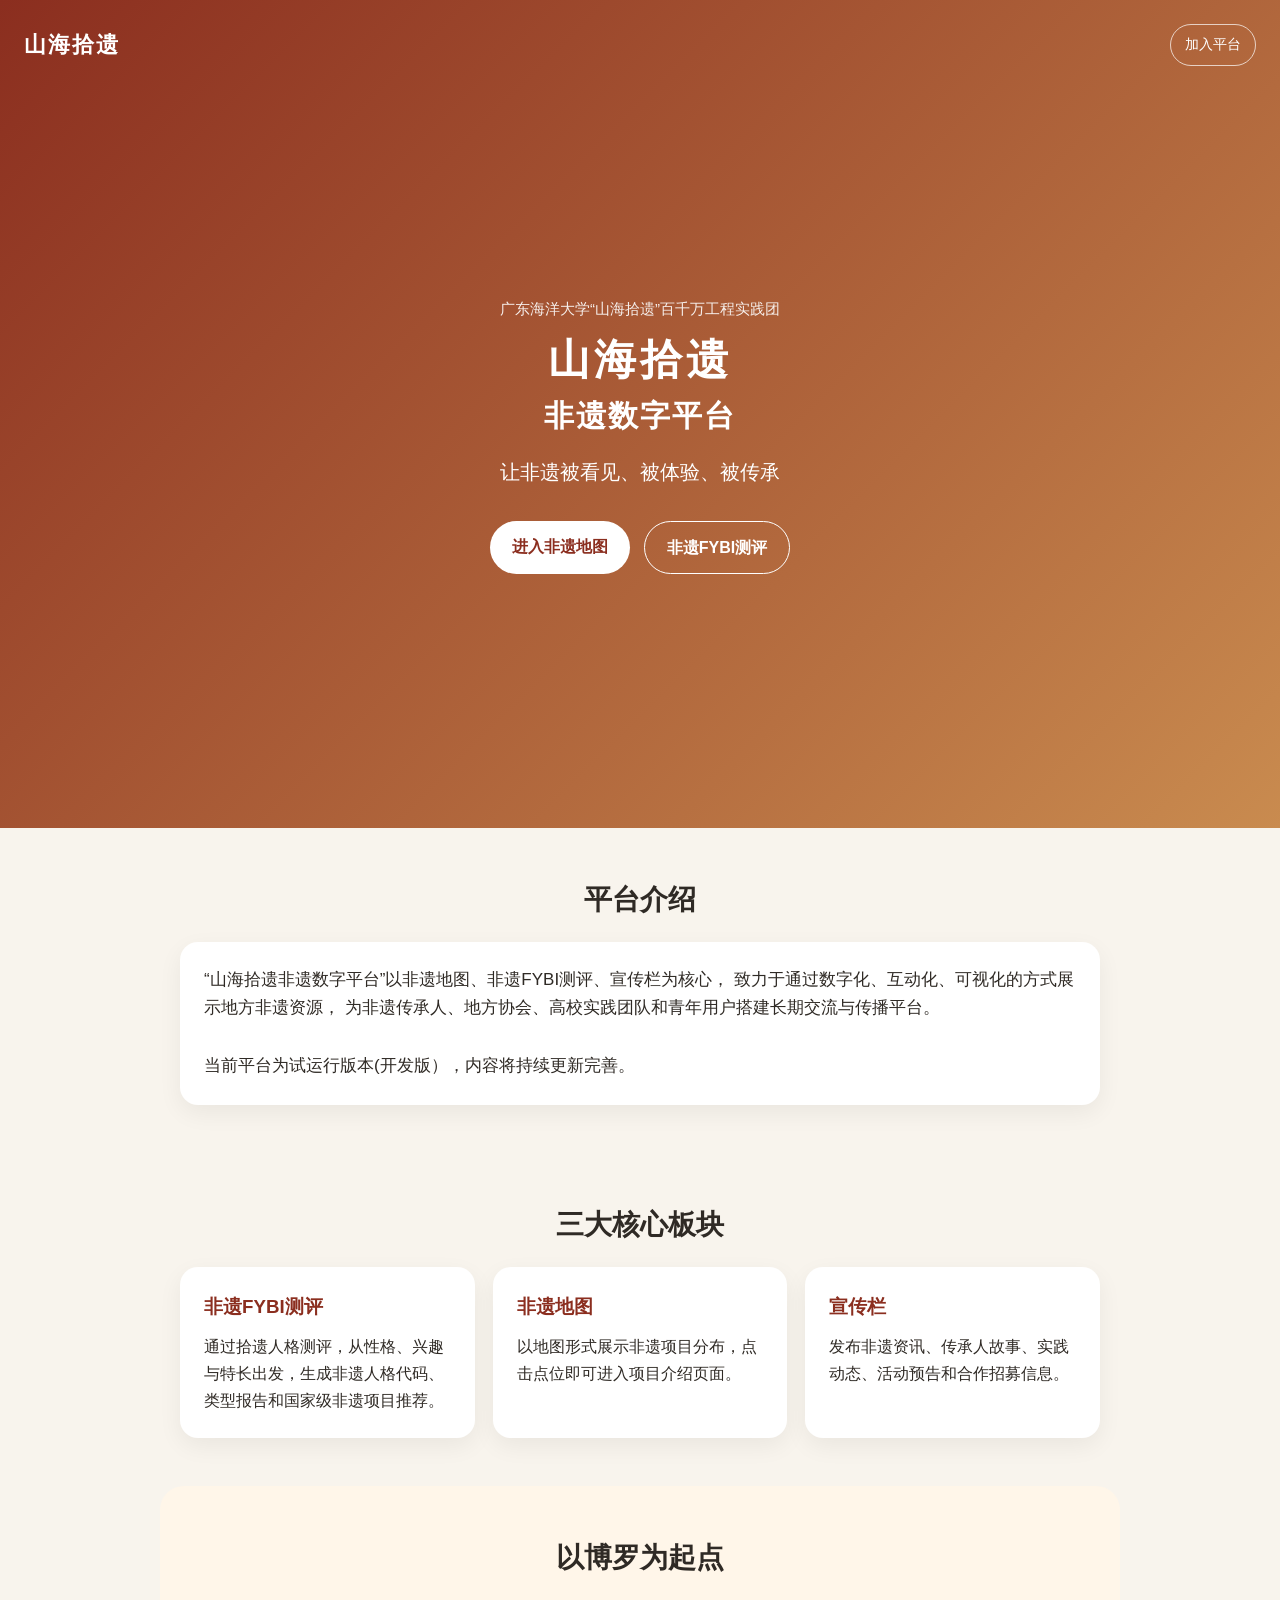
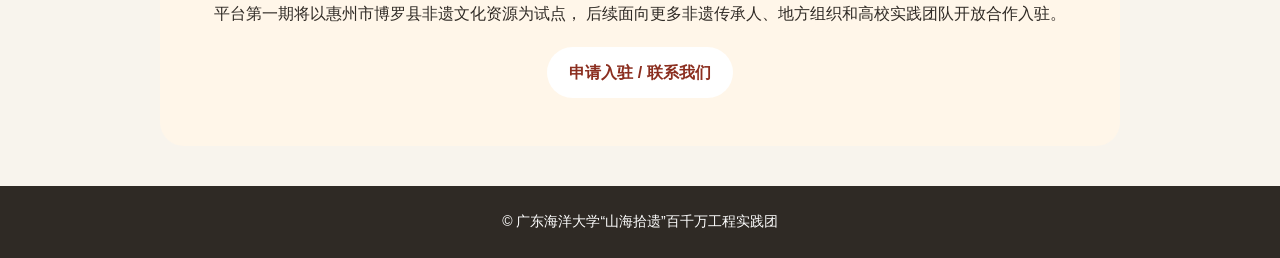
<file: index.html>
<!DOCTYPE html>
<html lang="zh-CN">
<head>
  <meta charset="UTF-8" />
  <meta name="viewport" content="width=device-width, initial-scale=1.0" />
  <title>山海拾遗非遗数字平台</title>

  <!-- Google tag (gtag.js) -->
  <script async src="https://www.googletagmanager.com/gtag/js?id=G-Z0Q468J260"></script>
  <script>
    window.dataLayer = window.dataLayer || [];
    function gtag(){dataLayer.push(arguments);}
    gtag("js", new Date());

    gtag("config", "G-Z0Q468J260");
  </script>

  <script src="js/analytics.js"></script>

  <link rel="stylesheet" href="css/style.css" />
</head>
<body>
  <header class="hero">
    <nav class="nav">
      <div class="logo">山海拾遗</div>
      <a
        href="join.html"
        class="nav-link"
        onclick="trackShiyiEvent('click_join_platform', {
          entry_position: 'home_nav',
          entry_text: '加入平台'
        });"
      >
        加入平台
      </a>
    </nav>

    <section class="hero-content">
      <p class="tag">广东海洋大学“山海拾遗”百千万工程实践团</p>
      <h1>
        山海拾遗<br />
        <span class="title-sub">非遗数字平台</span>
      </h1>
      <p class="subtitle">让非遗被看见、被体验、被传承</p>
      <div class="hero-buttons">
        <a
          href="map.html"
          class="btn primary"
          onclick="trackShiyiEvent('click_map_entry', {
            entry_position: 'home_hero',
            entry_text: '进入非遗地图'
          });"
        >
          进入非遗地图
        </a>
        <a
          href="game.html"
          class="btn secondary"
          onclick="trackShiyiEvent('click_game_entry', {
            entry_position: 'home_hero',
            entry_text: '非遗FYBI测评'
          });"
        >
          非遗FYBI测评
        </a>
      </div>
    </section>
  </header>

  <main>
    <section class="section">
      <h2>平台介绍</h2>
      <p class="section-text">
         “山海拾遗非遗数字平台”以非遗地图、非遗FYBI测评、宣传栏为核心，
        致力于通过数字化、互动化、可视化的方式展示地方非遗资源，
        为非遗传承人、地方协会、高校实践团队和青年用户搭建长期交流与传播平台。
        <br /><br />
        当前平台为试运行版本(开发版），内容将持续更新完善。
      </p>
    </section>

    <section class="section">
      <h2>三大核心板块</h2>
      <div class="card-grid">
        <a
          href="game.html"
          class="card"
          onclick="trackShiyiEvent('click_game_entry', {
            entry_position: 'home_core_card',
            entry_text: '非遗FYBI测评'
          });"
        >
          <h3>非遗FYBI测评</h3>
          <p>通过拾遗人格测评，从性格、兴趣与特长出发，生成非遗人格代码、类型报告和国家级非遗项目推荐。</p>
        </a>

        <a
          href="map.html"
          class="card"
          onclick="trackShiyiEvent('click_map_entry', {
            entry_position: 'home_core_card',
            entry_text: '非遗地图'
          });"
        >
          <h3>非遗地图</h3>
          <p>以地图形式展示非遗项目分布，点击点位即可进入项目介绍页面。</p>
        </a>

        <a
          href="news.html"
          class="card"
          onclick="trackShiyiEvent('click_news_entry', {
            entry_position: 'home_core_card',
            entry_text: '宣传栏'
          });"
        >
          <h3>宣传栏</h3>
          <p>发布非遗资讯、传承人故事、实践动态、活动预告和合作招募信息。</p>
        </a>
      </div>
    </section>

    <section class="section highlight">
      <h2>以博罗为起点</h2>
      <p>
        平台第一期将以惠州市博罗县非遗文化资源为试点，
        后续面向更多非遗传承人、地方组织和高校实践团队开放合作入驻。
      </p>
      <a
          href="join.html"
          class="btn primary"
          onclick="trackShiyiEvent('click_join_platform', {
            entry_position: 'home_bottom',
            entry_text: '申请入驻 / 联系我们'
          });"
        >
          申请入驻 / 联系我们
        </a>
    </section>
  </main>

  <footer>
    <p>© 广东海洋大学“山海拾遗”百千万工程实践团</p>
  </footer>
</body>
</html>
</file>
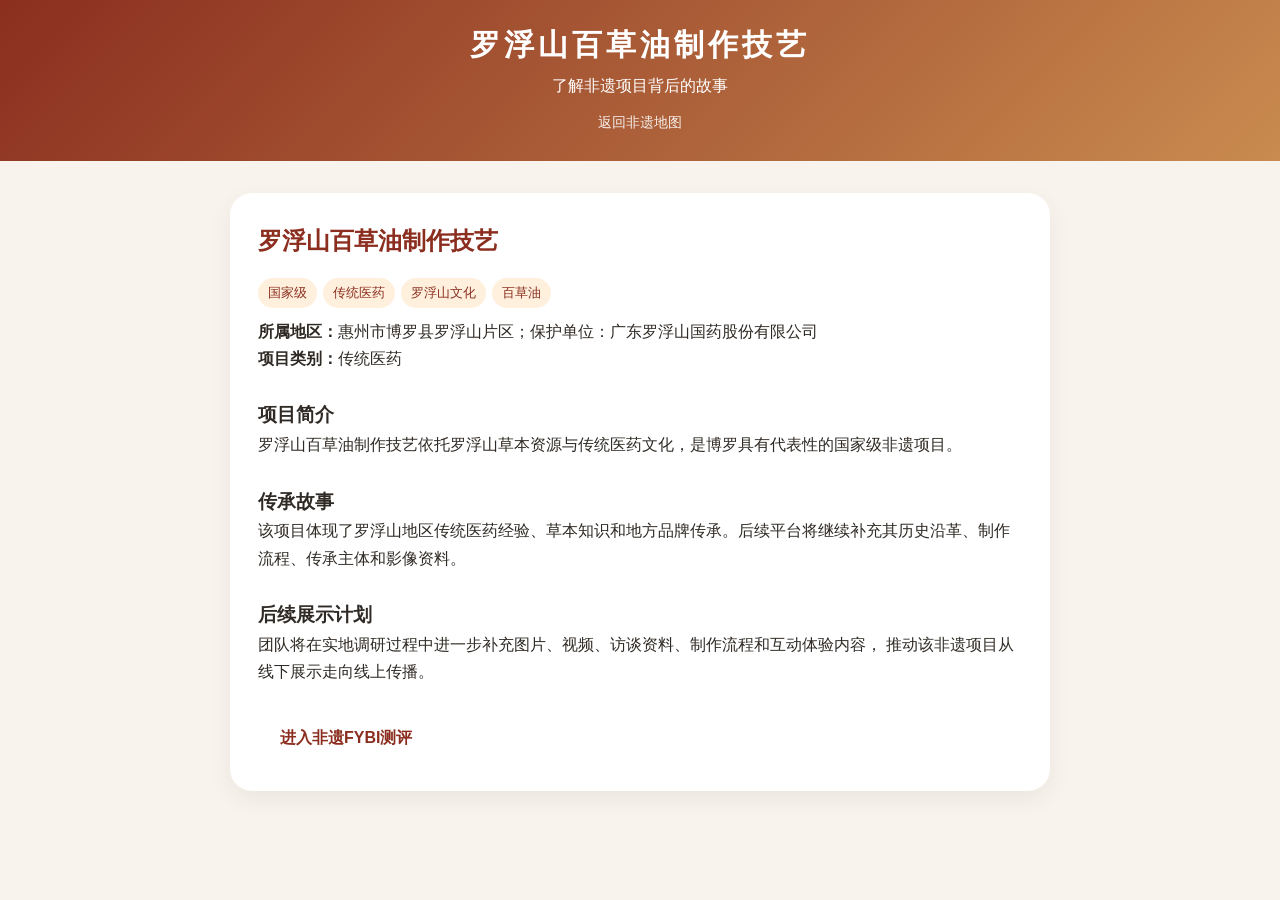
<file: detail.html>
<!DOCTYPE html>
<html lang="zh-CN">
<head>
  <meta charset="UTF-8" />
  <meta name="viewport" content="width=device-width, initial-scale=1.0" />
  <title>非遗详情 - 山海拾遗</title>

  <!-- Google tag (gtag.js) -->
  <script async src="https://www.googletagmanager.com/gtag/js?id=G-Z0Q468J260"></script>
  <script>
    window.dataLayer = window.dataLayer || [];
    function gtag(){dataLayer.push(arguments);}
    gtag("js", new Date());

    gtag("config", "G-Z0Q468J260");
  </script>

  <script src="js/analytics.js"></script>

  <link rel="stylesheet" href="css/style.css" />
</head>
<body>
  <header class="page-header">
    <h1 id="pageTitle">非遗详情</h1>
    <p>了解非遗项目背后的故事</p>
    <a href="map.html" class="back-link">返回非遗地图</a>
  </header>

  <main class="detail">
    <article class="detail-card" id="detailCard"></article>
  </main>

  <script src="js/data.js"></script>
  <script>
    const params = new URLSearchParams(window.location.search);
    const id = params.get("id");
    const item = heritageList.find(i => i.id === id) || heritageList[0];

    trackShiyiEvent("view_heritage_detail", {
      heritage_id: item.id || "unknown",
      heritage_name: item.name,
      heritage_level: item.heritageLevel || "待补充",
      heritage_category: item.category,
      heritage_town: item.town || "待补充"
    });

    document.getElementById("pageTitle").innerText = item.name;

    document.getElementById("detailCard").innerHTML = `
      <h2>${item.name}</h2>
      <p>
        ${item.tags.map(tag => `<span class="badge">${tag}</span>`).join("")}
      </p>
      <p><strong>所属地区：</strong>${item.area}</p>
      <p><strong>项目类别：</strong>${item.category}</p>
      <br />
      <h3>项目简介</h3>
      <p>${item.intro}</p>
      <br />
      <h3>传承故事</h3>
      <p>${item.story}</p>
      <br />
      <h3>后续展示计划</h3>
      <p>
        团队将在实地调研过程中进一步补充图片、视频、访谈资料、制作流程和互动体验内容，
        推动该非遗项目从线下展示走向线上传播。
      </p>
      <br />
      <a href="game.html" class="btn primary">进入非遗FYBI测评</a>
    `;
  </script>
</body>
</html>
</file>
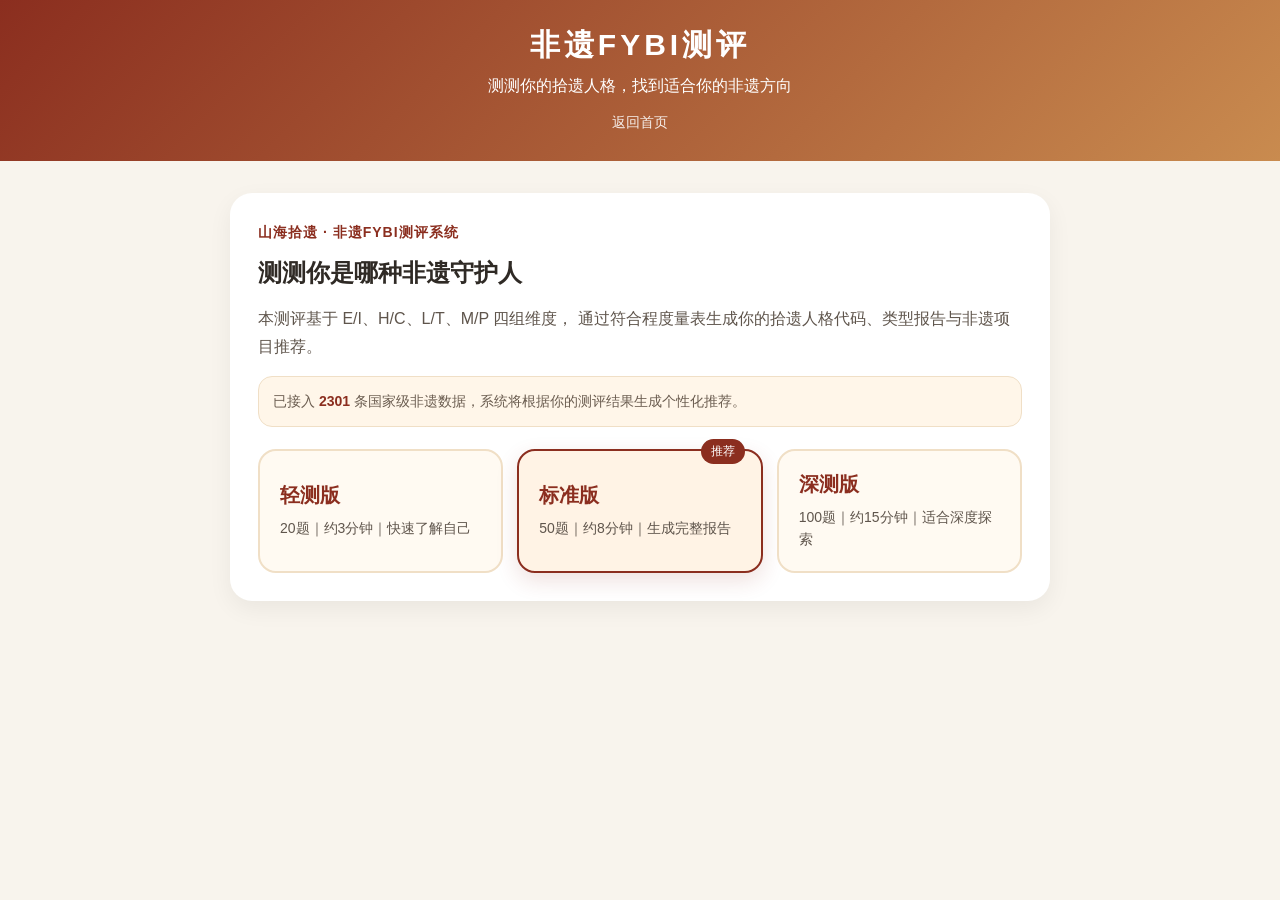
<file: game.html>
<!DOCTYPE html>
<html lang="zh-CN">
<head>
  <meta charset="UTF-8" />
  <meta name="viewport" content="width=device-width, initial-scale=1.0" />
  <title>拾遗人格测评 - 山海拾遗</title>

  <!-- Google tag (gtag.js) -->
  <script async src="https://www.googletagmanager.com/gtag/js?id=G-Z0Q468J260"></script>
  <script>
    window.dataLayer = window.dataLayer || [];
    function gtag(){dataLayer.push(arguments);}
    gtag("js", new Date());

    gtag("config", "G-Z0Q468J260");
  </script>

  <script src="js/analytics.js"></script>

  <link rel="stylesheet" href="css/style.css" />
</head>
<body>
  <header class="page-header">
    <h1>非遗FYBI测评</h1>
    <p>测测你的拾遗人格，找到适合你的非遗方向</p>
    <a href="index.html" class="back-link">返回首页</a>
  </header>
  <main class="game-box shiyi-test-box">
    <section class="question-card shiyi-start-card" id="startScreen">
      <p class="test-kicker">山海拾遗 · 非遗FYBI测评系统</p>
      <h2>测测你是哪种非遗守护人</h2>
      <p class="test-intro">
        本测评基于 E/I、H/C、L/T、M/P 四组维度，
        通过符合程度量表生成你的拾遗人格代码、类型报告与非遗项目推荐。
      </p>
      <p class="test-data-note">
        已接入 <strong>2301</strong> 条国家级非遗数据，系统将根据你的测评结果生成个性化推荐。
      </p>

      <div class="mode-grid">
        <button class="mode-card" type="button" data-mode="quick">
          <span class="mode-title">轻测版</span>
          <span class="mode-desc">20题｜约3分钟｜快速了解自己</span>
        </button>

        <button class="mode-card recommended selected" type="button" data-mode="standard">
          <span class="mode-badge">推荐</span>
          <span class="mode-title">标准版</span>
          <span class="mode-desc">50题｜约8分钟｜生成完整报告</span>
        </button>

        <button class="mode-card" type="button" data-mode="deep">
          <span class="mode-title">深测版</span>
          <span class="mode-desc">100题｜约15分钟｜适合深度探索</span>
        </button>
      </div>

    </section>

    <section class="question-card shiyi-question-card hidden" id="questionScreen">
      <div class="progress-wrap">
        <div class="progress-info">
          <span id="modeName">标准版</span>
          <span id="questionProgress">1 / 50</span>
        </div>
        <div class="progress-track">
          <div class="progress-bar" id="progressBar"></div>
        </div>
      </div>

      <p class="scale-tip">请根据你的真实感受选择符合程度。</p>

      <label class="auto-next-toggle">
        <input type="checkbox" id="autoNextToggle" checked />
        <span>作答后自动跳转下一题</span>
      </label>

      <h2 id="questionTitle">题目加载中...</h2>

      <div class="scale-options" id="options"></div>

      <div class="question-actions">
        <button class="btn secondary dark" id="prevBtn" type="button">上一题</button>
        <button class="btn primary red" id="nextBtn" type="button">下一题</button>
      </div>
    </section>

    <section class="question-card shiyi-result-card hidden" id="resultScreen">
      <div id="resultContent"></div>
    </section>
  </main>

  <script src="js/shiyi-questions.js"></script>
  <script src="js/shiyi-profiles.js"></script>
  <script src="js/shiyi-recommender.js"></script>
  <script src="js/game.js"></script>
</body>
</html>
</file>
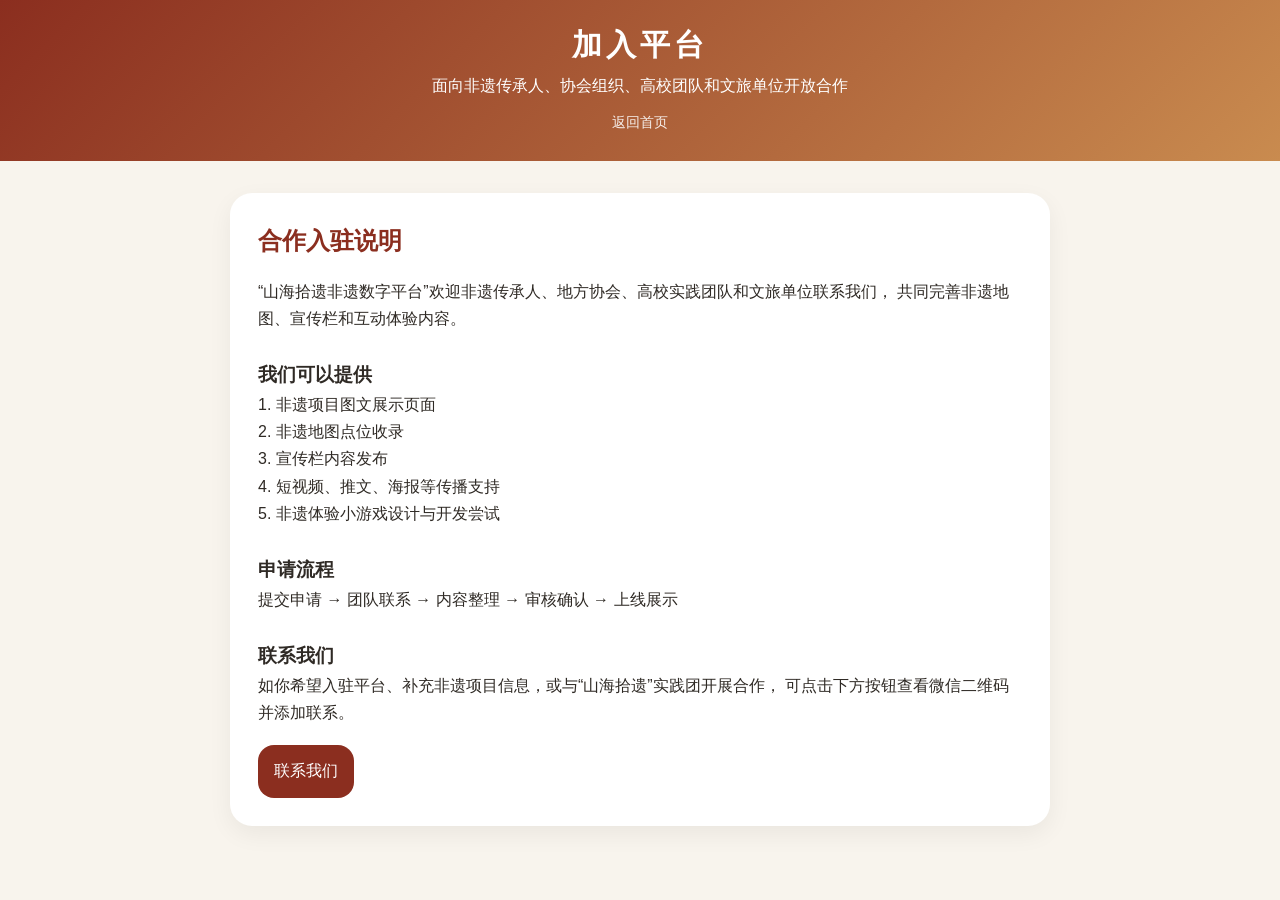
<file: join.html>
<!DOCTYPE html>
<html lang="zh-CN">
<head>
  <meta charset="UTF-8" />
  <meta name="viewport" content="width=device-width, initial-scale=1.0" />
  <title>加入平台 - 山海拾遗</title>

  <!-- Google tag (gtag.js) -->
  <script async src="https://www.googletagmanager.com/gtag/js?id=G-Z0Q468J260"></script>
  <script>
    window.dataLayer = window.dataLayer || [];
    function gtag(){dataLayer.push(arguments);}
    gtag("js", new Date());

    gtag("config", "G-Z0Q468J260");
  </script>

  <script src="js/analytics.js"></script>

  <link rel="stylesheet" href="css/style.css" />
</head>
<body>
  <header class="page-header">
    <h1>加入平台</h1>
    <p>面向非遗传承人、协会组织、高校团队和文旅单位开放合作</p>
    <a href="index.html" class="back-link">返回首页</a>
  </header>

  <main class="detail">
    <section class="detail-card">
      <h2>合作入驻说明</h2>
      <p>
        “山海拾遗非遗数字平台”欢迎非遗传承人、地方协会、高校实践团队和文旅单位联系我们，
        共同完善非遗地图、宣传栏和互动体验内容。
      </p>

      <br />

      <h3>我们可以提供</h3>
      <p>1. 非遗项目图文展示页面</p>
      <p>2. 非遗地图点位收录</p>
      <p>3. 宣传栏内容发布</p>
      <p>4. 短视频、推文、海报等传播支持</p>
      <p>5. 非遗体验小游戏设计与开发尝试</p>

      <br />

      <h3>申请流程</h3>
      <p>提交申请 → 团队联系 → 内容整理 → 审核确认 → 上线展示</p>

      <br />

      <h3>联系我们</h3>
      <p>
        如你希望入驻平台、补充非遗项目信息，或与“山海拾遗”实践团开展合作，
        可点击下方按钮查看微信二维码并添加联系。
      </p>

      <button class="form-link contact-button" id="openContactModal" type="button">
        联系我们
      </button>
    </section>
  </main>

    <div class="contact-modal hidden" id="contactModal">
    <div class="contact-modal-mask" id="closeContactMask"></div>

    <div class="contact-modal-card">
      <button class="contact-modal-close" id="closeContactModal" type="button">×</button>

      <h2>联系我们</h2>
      <p>扫码添加微信，备注“山海拾遗入驻/合作”。</p>

      <div class="wechat-qr-box">
        <img src="images/contact/wechat-qr.jpg" alt="山海拾遗联系微信二维码" />
      </div>

      <p class="contact-modal-tip">
        欢迎非遗传承人、协会组织、高校团队和文旅单位联系合作。
      </p>
    </div>
  </div>

  <script>
    const openContactModal = document.getElementById("openContactModal");
    const contactModal = document.getElementById("contactModal");
    const closeContactModal = document.getElementById("closeContactModal");
    const closeContactMask = document.getElementById("closeContactMask");

    function showContactModal() {
      contactModal.classList.remove("hidden");

      trackShiyiEvent("open_contact_qr", {
        entry_position: "join_page",
        entry_text: "联系我们"
      });
    }

    function hideContactModal() {
      contactModal.classList.add("hidden");
    }

    openContactModal.onclick = showContactModal;
    closeContactModal.onclick = hideContactModal;
    closeContactMask.onclick = hideContactModal;

    document.addEventListener("keydown", event => {
      if (event.key === "Escape") {
        hideContactModal();
      }
    });
  </script>
</body>
</html>
</file>
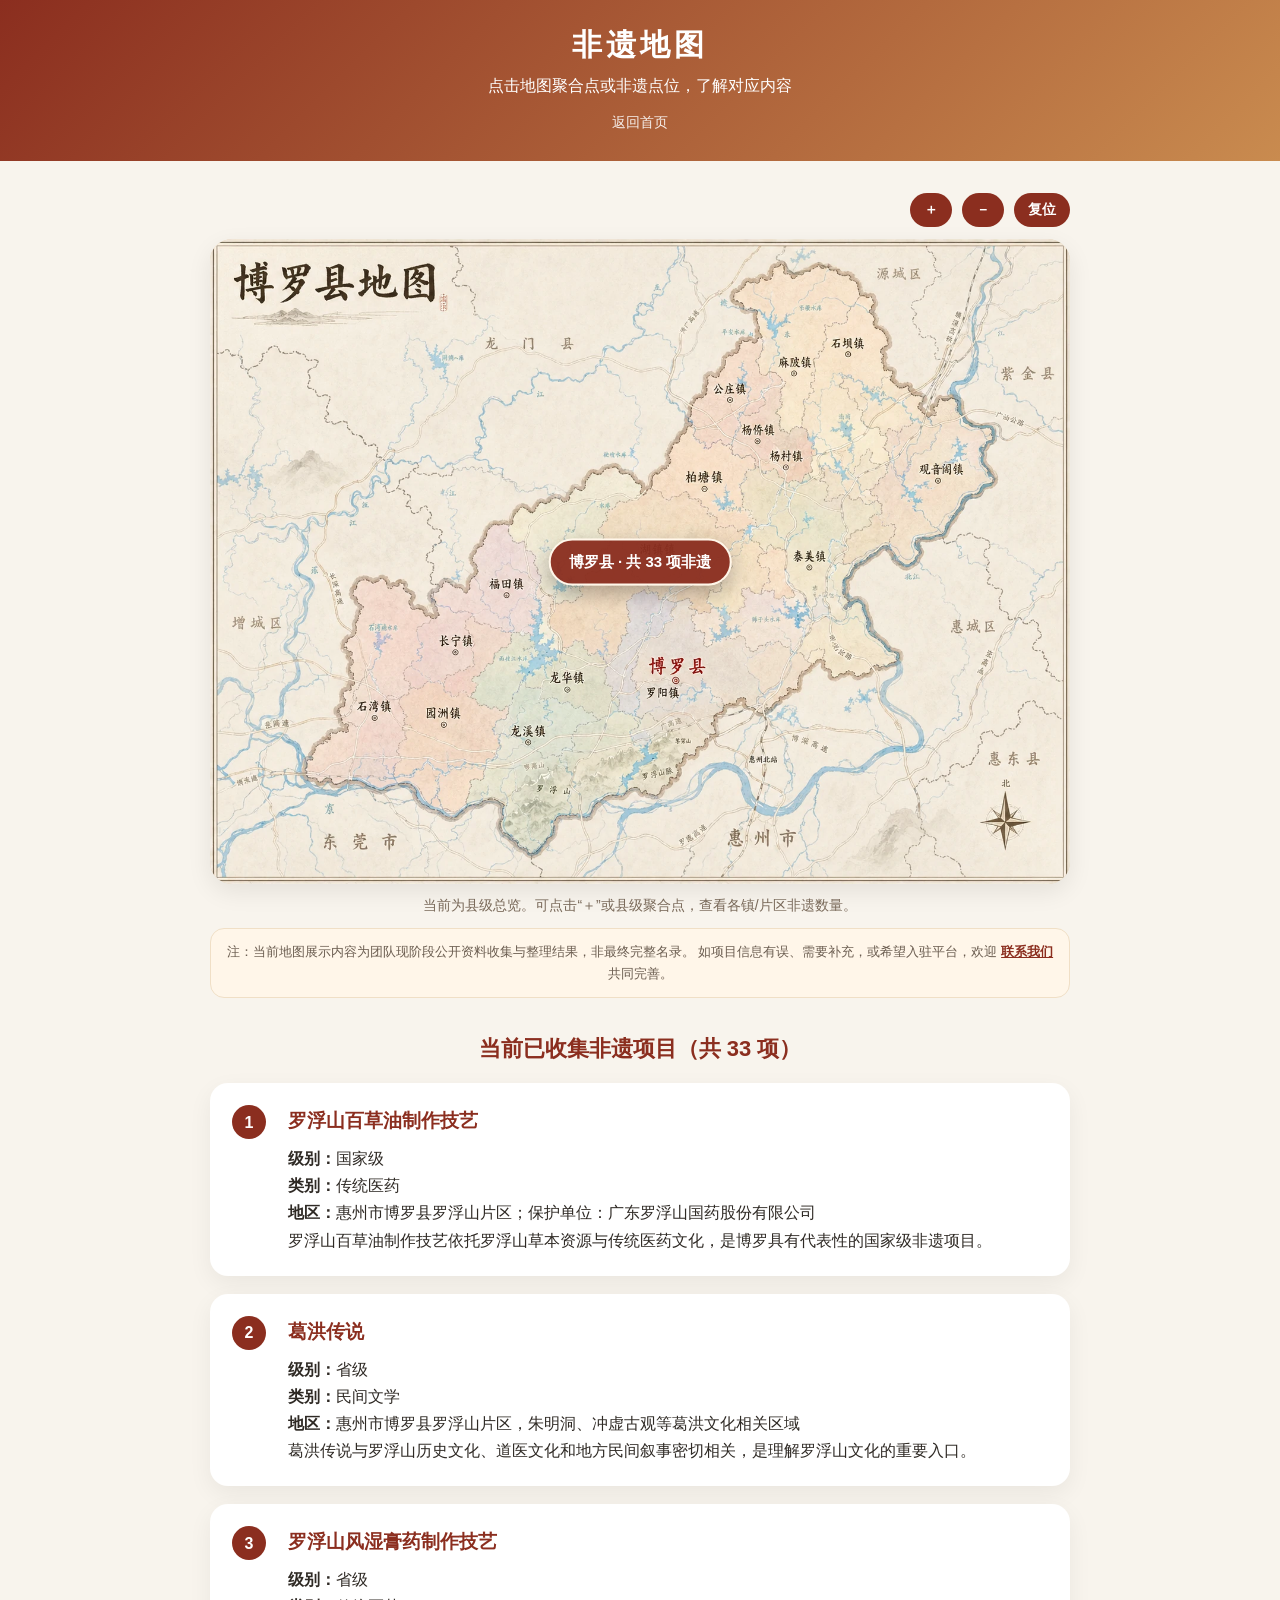
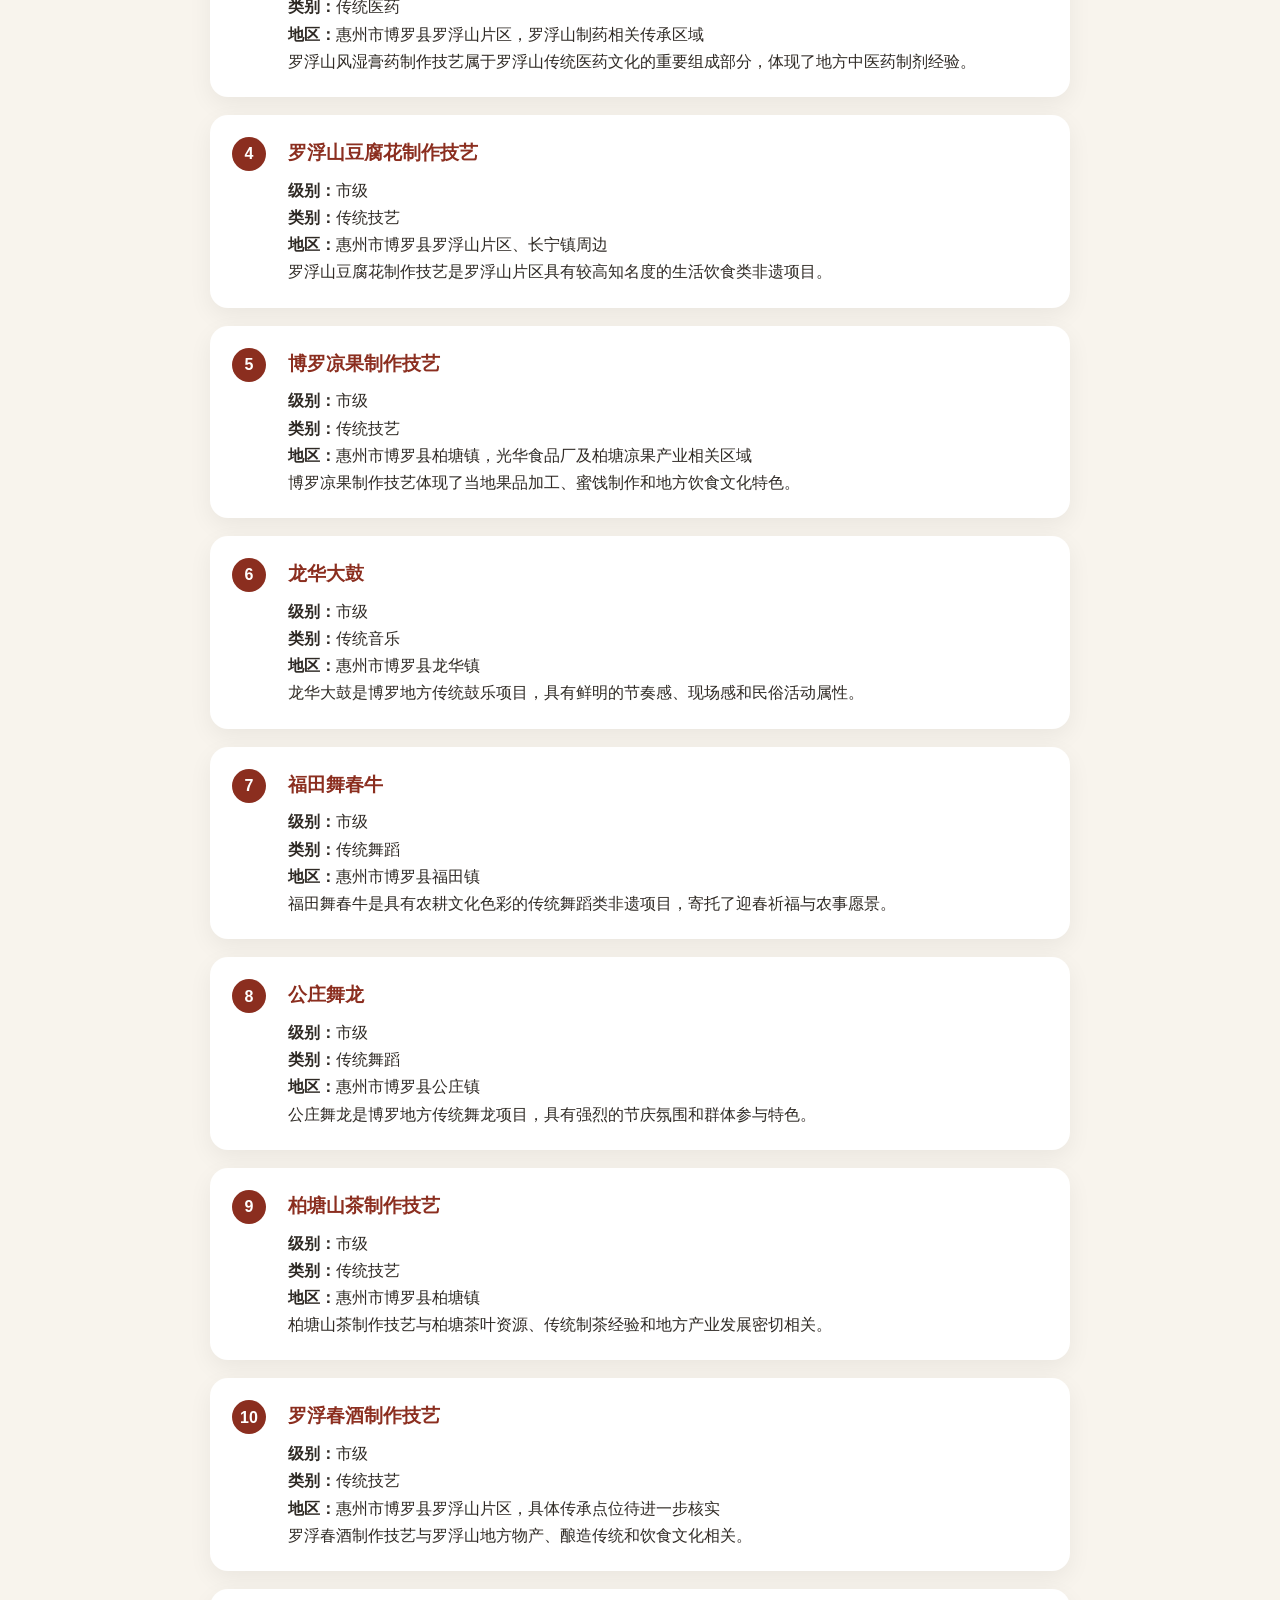
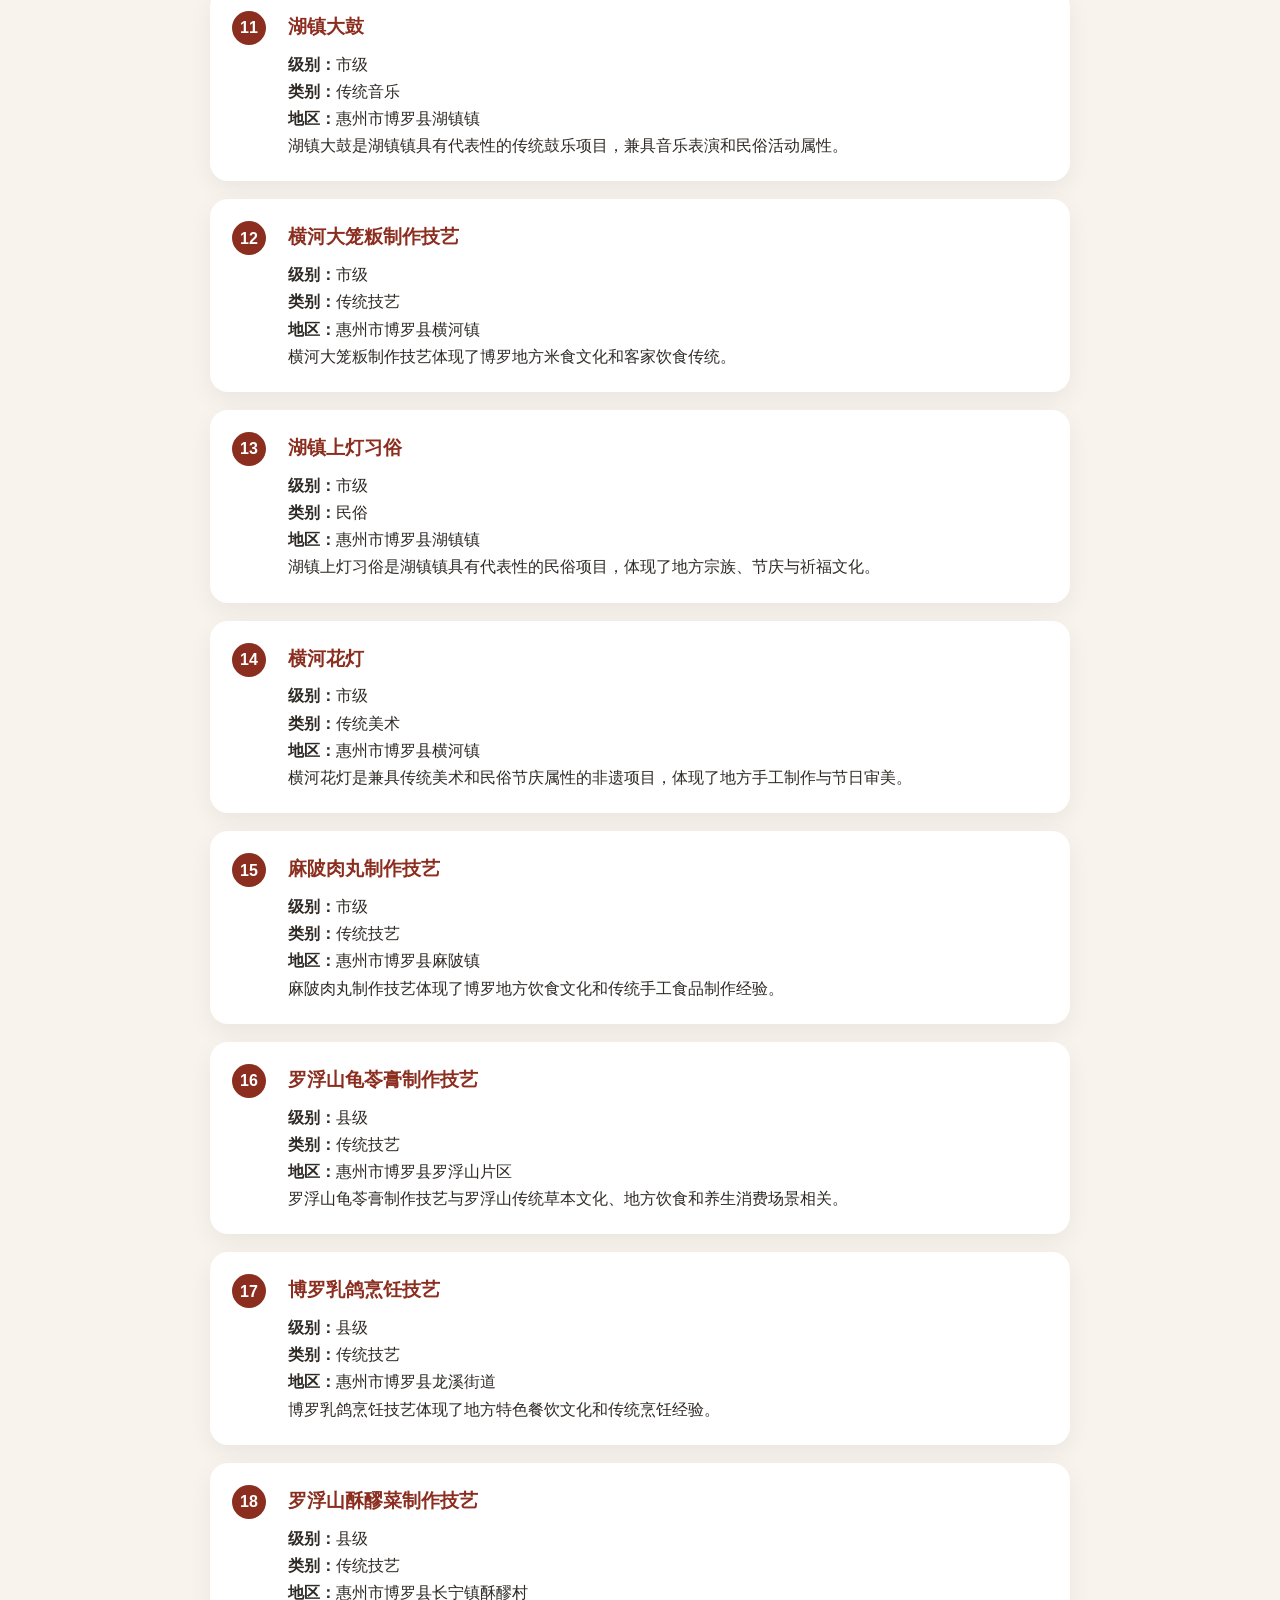
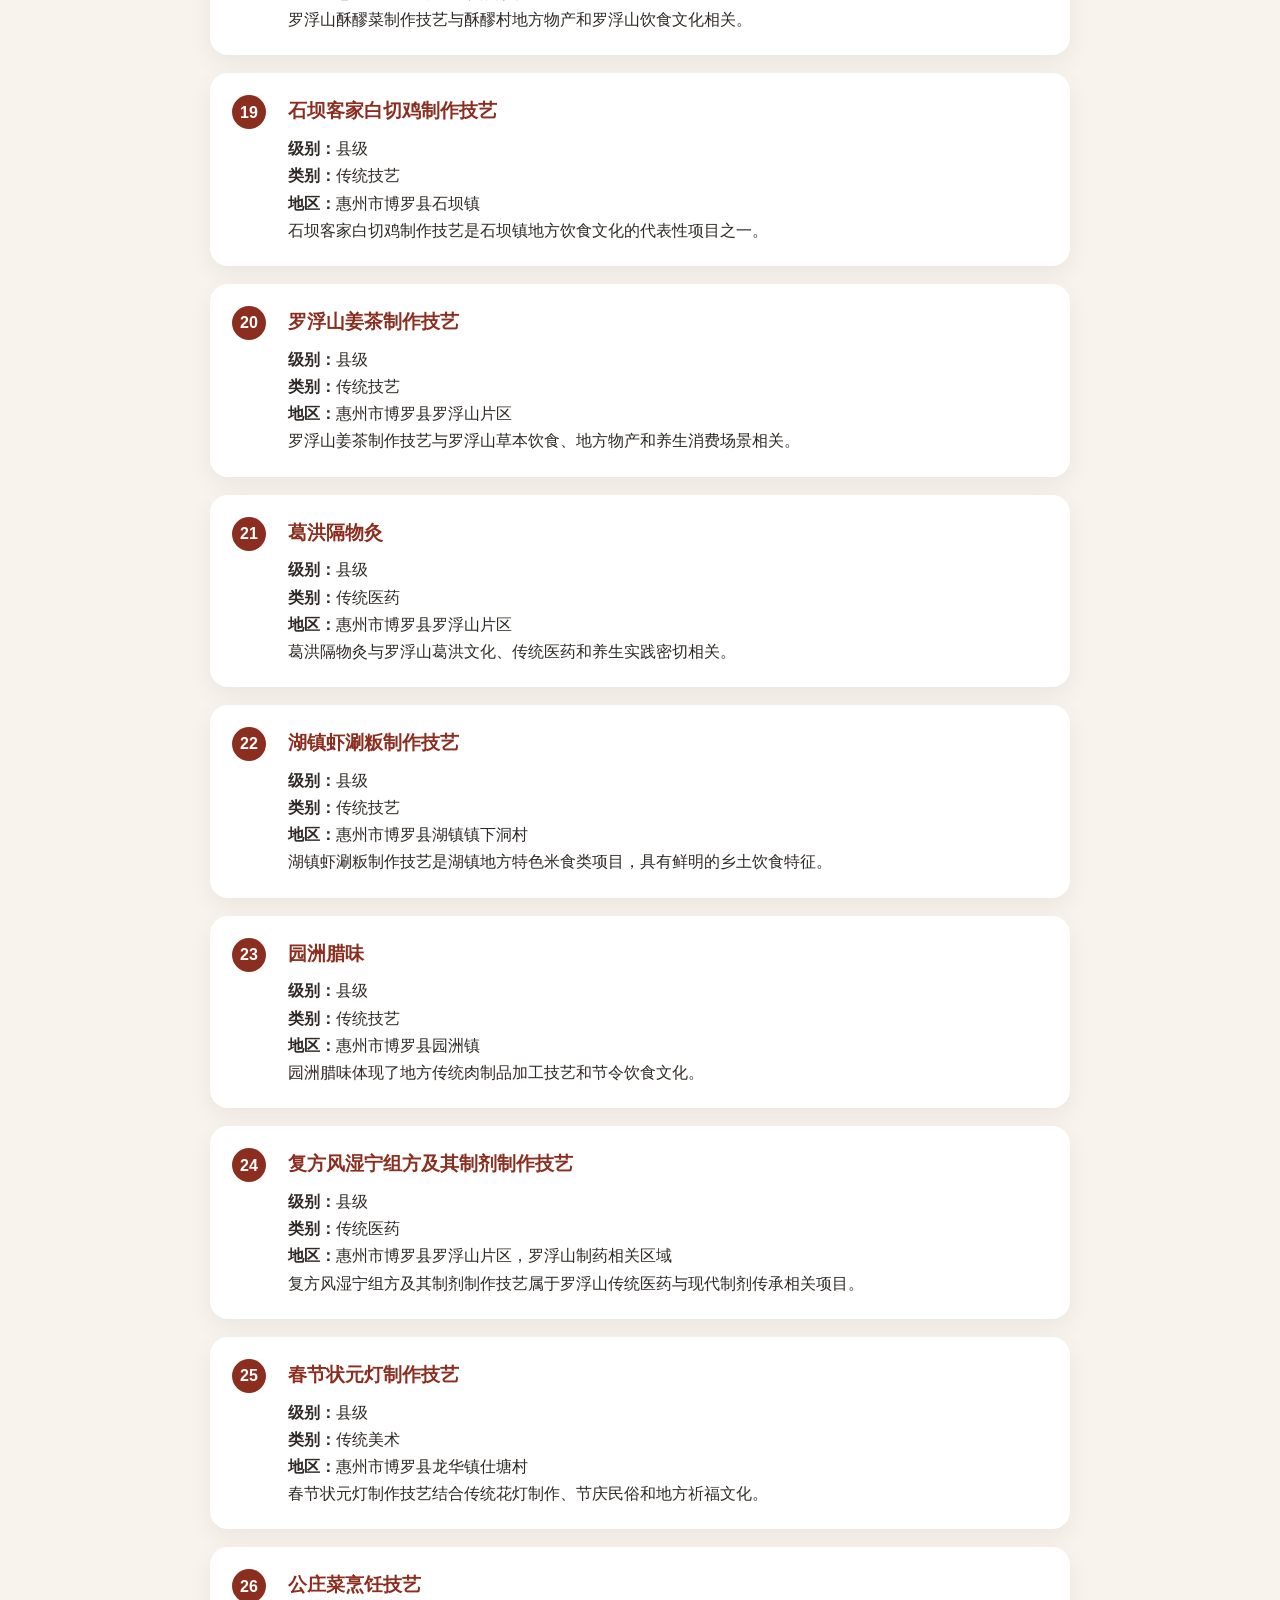
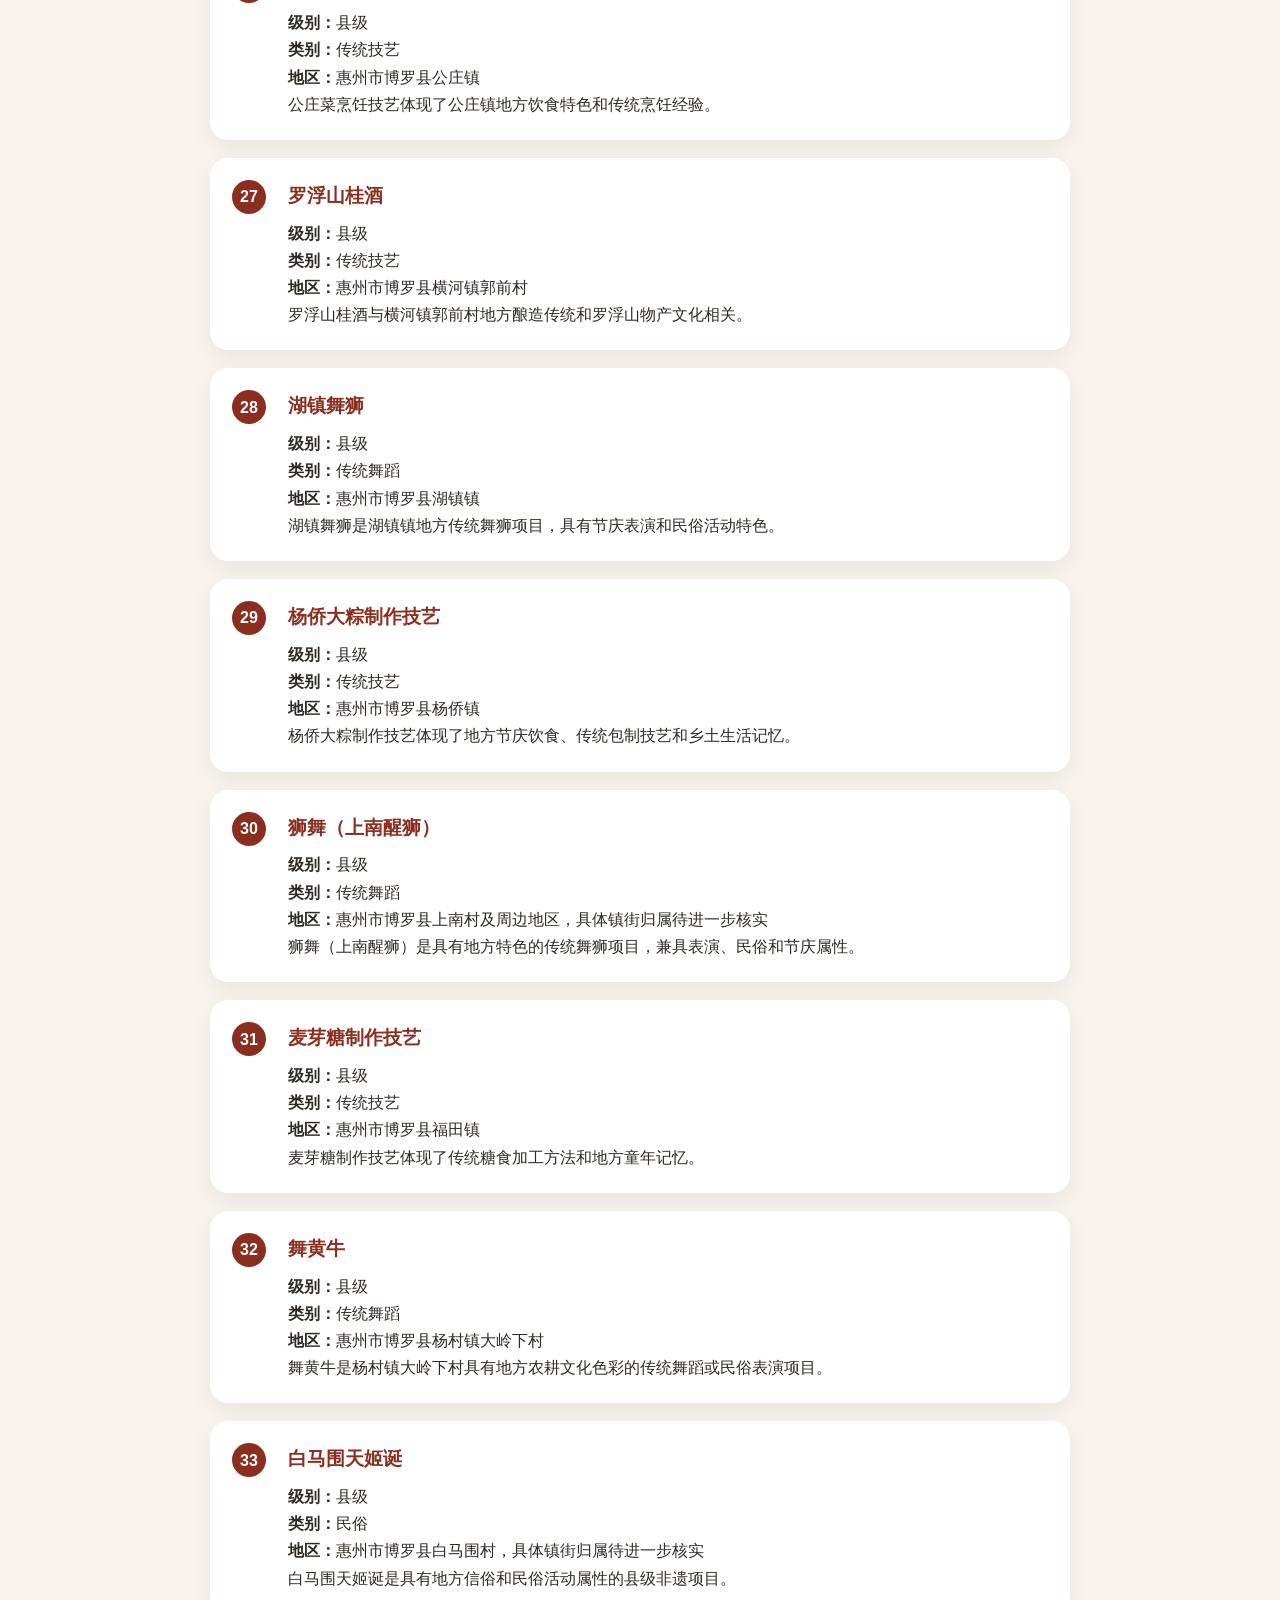
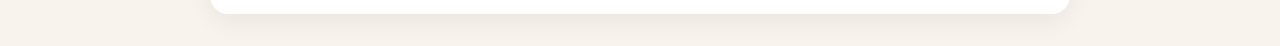
<file: map.html>
<!DOCTYPE html>
<html lang="zh-CN">
<head>
  <meta charset="UTF-8" />
  <meta name="viewport" content="width=device-width, initial-scale=1.0" />
  <title>非遗地图 - 山海拾遗</title>

  <!-- Google tag (gtag.js) -->
  <script async src="https://www.googletagmanager.com/gtag/js?id=G-Z0Q468J260"></script>
  <script>
    window.dataLayer = window.dataLayer || [];
    function gtag(){dataLayer.push(arguments);}
    gtag("js", new Date());

    gtag("config", "G-Z0Q468J260");
  </script>

  <script src="js/analytics.js"></script>

  <link rel="stylesheet" href="css/style.css" />
</head>
<body>
  <header class="page-header">
    <h1>非遗地图</h1>
    <p>点击地图聚合点或非遗点位，了解对应内容</p>
    <a href="index.html" class="back-link">返回首页</a>
  </header>

  <main>
    <section class="map-box">
      <div class="map-toolbar">
        <button id="zoomIn" type="button">＋</button>
        <button id="zoomOut" type="button">－</button>
        <button id="resetMap" type="button">复位</button>
      </div>

      <div class="map-viewport" id="mapViewport">
        <div class="map-canvas" id="mapCanvas">
          <picture class="map-picture">
            <source srcset="images/map-boluo.webp" type="image/webp" />
            <img
              src="images/map-boluo.jpg"
              alt="博罗非遗地图"
              class="map-image"
              decoding="async"
              fetchpriority="high"
            />
          </picture>
          <div class="map-markers" id="mapMarkers"></div>
        </div>
      </div>

      <p class="map-tip" id="mapTip">当前为县级总览。可点击“＋”或县级聚合点，查看各镇/片区非遗数量。</p>

      <p class="map-data-note">
        注：当前地图展示内容为团队现阶段公开资料收集与整理结果，非最终完整名录。
        如项目信息有误、需要补充，或希望入驻平台，欢迎
        <a href="join.html">联系我们</a>
        共同完善。
      </p>
    </section>

    <section class="list">
      <h2 class="list-title" id="heritageListTitle">全部非遗项目</h2>
      <div id="heritageList"></div>
    </section>
  </main>

  <script src="js/data.js"></script>
  <script>
    const mapCanvas = document.getElementById("mapCanvas");
    const mapViewport = document.getElementById("mapViewport");
    const mapMarkers = document.getElementById("mapMarkers");
    const list = document.getElementById("heritageList");
    const listTitle = document.getElementById("heritageListTitle");
    const mapTip = document.getElementById("mapTip");

    let scale = 1;
    let translateX = 0;
    let translateY = 0;

    let isDragging = false;
    let startX = 0;
    let startY = 0;

    let selectedTownName = "";

    const countyCluster = {
      name: "博罗县",
      locationTop: "50%",
      locationLeft: "50%"
    };

    const townScale = 1.2;

    const levelOrder = {
      "国家级": 1,
      "省级": 2,
      "市级": 3,
      "区级": 4,
      "县级": 4,
      "待补充": 99
    };

    function getCurrentLayer() {
      if (scale < townScale) {
        return "county";
      }

      return "town";
    }

    function getSortedHeritageList(items) {
      return [...items].sort((a, b) => {
        const levelA = levelOrder[a.heritageLevel] || 99;
        const levelB = levelOrder[b.heritageLevel] || 99;

        if (levelA !== levelB) {
          return levelA - levelB;
        }

        return (b.popularity || 0) - (a.popularity || 0);
      });
    }

    function getTownItems(townName) {
      return heritageList.filter(item => item.town === townName);
    }

    function getTownCount(townName) {
      return getTownItems(townName).length;
    }

    function clearMarkers() {
      mapMarkers.innerHTML = "";
    }

    function getMarkerInverseScale() {
      return 1 / scale;
    }

    function updateMarkerSize() {
      const markers = document.querySelectorAll(".map-marker");
      const inverseScale = getMarkerInverseScale();

      markers.forEach(marker => {
        marker.style.transform = `translate(-50%, -50%) scale(${inverseScale})`;
      });
    }

    function createMarker({ text, top, left, className, onClick }) {
      const marker = document.createElement("button");

      marker.type = "button";
      marker.className = className;
      marker.style.top = top;
      marker.style.left = left;
      marker.innerText = text;
      marker.style.transform = `translate(-50%, -50%) scale(${getMarkerInverseScale()})`;

      if (onClick) {
        marker.onclick = onClick;
      }

      mapMarkers.appendChild(marker);
    }

    function renderCountyLayer() {
      clearMarkers();
      selectedTownName = "";

      createMarker({
        text: `${countyCluster.name} · 共 ${heritageList.length} 项非遗`,
        top: countyCluster.locationTop,
        left: countyCluster.locationLeft,
        className: "map-marker county-marker",
        onClick: () => {
          trackShiyiEvent("click_county_cluster", {
            cluster_name: countyCluster.name,
            heritage_count: heritageList.length
          });

          scale = townScale;
          translateX = 0;
          translateY = 0;
          updateMapTransform();
          renderMapLayer();
        }
      });

      mapTip.innerText = "当前为县级总览。可点击“＋”或县级聚合点，查看各镇/片区非遗数量。";
    }

    function renderTownLayer() {
      clearMarkers();

      townClusters.forEach(town => {
        const count = getTownCount(town.name);

        if (count === 0) return;

        const isSelected = selectedTownName === town.name;

        createMarker({
          text: `${town.name} · ${count} 项`,
          top: town.locationTop,
          left: town.locationLeft,
          className: `map-marker town-marker${isSelected ? " selected-town-marker" : ""}`,
          onClick: () => {
            trackShiyiEvent("click_town_marker", {
              town_name: town.name,
              heritage_count: count
            });
          
            selectedTownName = town.name;
            renderMapLayer();
          }
        });
      });

      if (selectedTownName) {
        mapTip.innerText = `当前为镇级总览。已选择“${selectedTownName}”，下方显示该区域非遗项目。`;
      } else {
        mapTip.innerText = "当前为镇级总览。点击某个镇/片区标签，下方即可查看该区域非遗项目；未选择时默认显示全部项目。";
      }
    }

    function renderMapLayer() {
      const layer = getCurrentLayer();

      if (layer === "county") {
        renderCountyLayer();
      } else {
        renderTownLayer();
      }

      updateMarkerSize();
      renderHeritageList();
    }

    function renderHeritageList() {
      const layer = getCurrentLayer();
      let items = [];
      let titleText = "";

      if (layer === "county") {
        items = getSortedHeritageList(heritageList);
        titleText = `当前已收集非遗项目（共 ${items.length} 项）`;
      } else if (selectedTownName) {
        items = getSortedHeritageList(getTownItems(selectedTownName));
        titleText = `${selectedTownName}非遗项目（共 ${items.length} 项）`;
      } else {
        items = getSortedHeritageList(heritageList);
        titleText = `镇级总览：当前已收集非遗项目（共 ${items.length} 项）`;
      }

      listTitle.innerText = titleText;
      list.innerHTML = "";

      if (items.length === 0) {
        list.innerHTML = `
          <div class="item empty-item">
            <h3>暂无项目</h3>
            <p>该区域暂未收录非遗项目。</p>
          </div>
        `;
        return;
      }

      items.forEach((item, index) => {
        const card = document.createElement("a");
        card.className = "item numbered-heritage-card";
        card.href = `detail.html?id=${item.id}`;

        const levelText = item.heritageLevel || "待补充";

        card.innerHTML = `
          <div class="heritage-number">${index + 1}</div>
          <div class="heritage-card-content">
            <h3>${item.name}</h3>
            <p><strong>级别：</strong>${levelText}</p>
            <p><strong>类别：</strong>${item.category}</p>
            <p><strong>地区：</strong>${item.area}</p>
            <p>${item.intro}</p>
          </div>
        `;

        list.appendChild(card);
      });
    }

    function updateMapTransform() {
      mapCanvas.style.transform = `translate3d(${translateX}px, ${translateY}px, 0) scale(${scale})`;
      updateMarkerSize();
    }

    function zoomMap(delta) {
      const oldLayer = getCurrentLayer();

      scale = Math.min(1.9, Math.max(1, scale + delta));

      if (scale === 1) {
        translateX = 0;
        translateY = 0;
        selectedTownName = "";
      }

      const newLayer = getCurrentLayer();

      if (oldLayer !== newLayer) {
        selectedTownName = "";
      }

      updateMapTransform();
      renderMapLayer();
    }

    document.getElementById("zoomIn").onclick = () => zoomMap(0.2);
    document.getElementById("zoomOut").onclick = () => zoomMap(-0.2);

    document.getElementById("resetMap").onclick = () => {
      scale = 1;
      translateX = 0;
      translateY = 0;
      selectedTownName = "";
      updateMapTransform();
      renderMapLayer();
    };

    mapViewport.addEventListener("wheel", event => {
      event.preventDefault();

      if (event.deltaY < 0) {
        zoomMap(0.15);
      } else {
        zoomMap(-0.15);
      }
    });

    mapViewport.addEventListener("mousedown", event => {
      isDragging = true;
      startX = event.clientX - translateX;
      startY = event.clientY - translateY;
      mapViewport.classList.add("is-dragging");
      mapViewport.style.cursor = "grabbing";
    });

    window.addEventListener("mousemove", event => {
      if (!isDragging) return;

      translateX = event.clientX - startX;
      translateY = event.clientY - startY;
      updateMapTransform();
    });

    window.addEventListener("mouseup", () => {
      if (!isDragging) return;

      isDragging = false;
      mapViewport.classList.remove("is-dragging");
      mapViewport.style.cursor = "grab";
    });

    mapViewport.addEventListener("touchstart", event => {
      if (event.touches.length !== 1) return;

      isDragging = true;
      startX = event.touches[0].clientX - translateX;
      startY = event.touches[0].clientY - translateY;
      mapViewport.classList.add("is-dragging");
    }, { passive: false });

    mapViewport.addEventListener("touchmove", event => {
      if (!isDragging || event.touches.length !== 1) return;

      event.preventDefault();

      translateX = event.touches[0].clientX - startX;
      translateY = event.touches[0].clientY - startY;
      updateMapTransform();
    }, { passive: false });

    mapViewport.addEventListener("touchend", () => {
      if (!isDragging) return;

      isDragging = false;
      mapViewport.classList.remove("is-dragging");
    });

    renderMapLayer();
  </script>
</body>
</html>
</file>
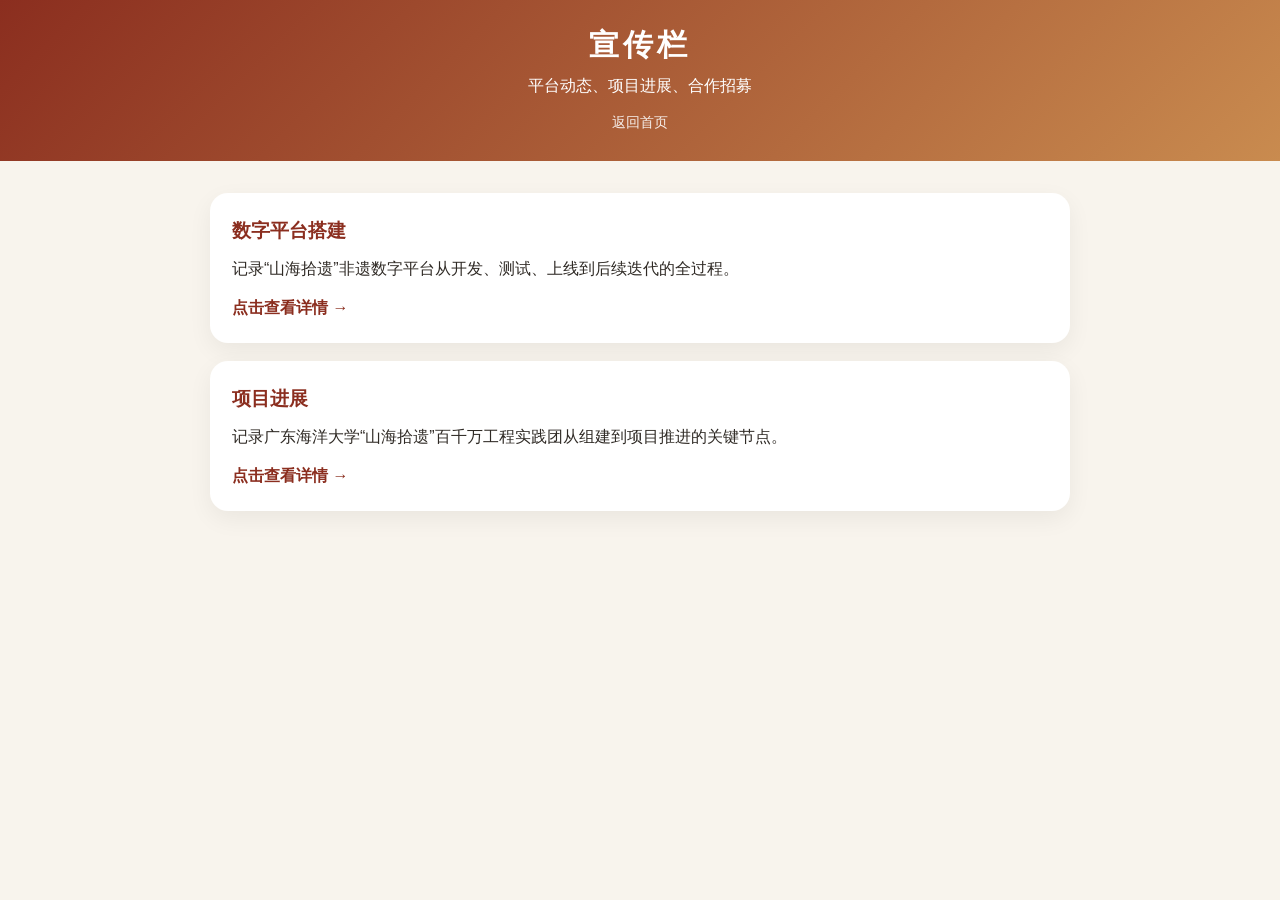
<file: news.html>
<!DOCTYPE html>
<html lang="zh-CN">
<head>
  <meta charset="UTF-8" />
  <meta name="viewport" content="width=device-width, initial-scale=1.0" />
  <title>宣传栏 - 山海拾遗</title>

  <!-- Google tag (gtag.js) -->
  <script async src="https://www.googletagmanager.com/gtag/js?id=G-Z0Q468J260"></script>
  <script>
    window.dataLayer = window.dataLayer || [];
    function gtag(){dataLayer.push(arguments);}
    gtag("js", new Date());

    gtag("config", "G-Z0Q468J260");
  </script>

  <script src="js/analytics.js"></script>

  <link rel="stylesheet" href="css/style.css" />
</head>
<body>
  <header class="page-header">
    <h1 id="newsTitle">宣传栏</h1>
    <p id="newsSubtitle">平台动态、项目进展、合作招募</p>
    <a href="index.html" class="back-link" id="backLink">返回首页</a>
  </header>

  <main class="list" id="newsContainer"></main>

  <script src="js/data.js"></script>
  <script>
    const params = new URLSearchParams(window.location.search);
    const sectionId = params.get("section");
    const container = document.getElementById("newsContainer");
    const newsTitle = document.getElementById("newsTitle");
    const newsSubtitle = document.getElementById("newsSubtitle");
    const backLink = document.getElementById("backLink");

    function renderSectionList() {
      newsTitle.innerText = "宣传栏";
      newsSubtitle.innerText = "平台动态、项目进展、合作招募";
      backLink.href = "index.html";
      backLink.innerText = "返回首页";

      container.innerHTML = "";

      newsSections.forEach(section => {
        const card = document.createElement("a");
        card.className = "item news-section-card";
        card.href = `news.html?section=${section.id}`;
        card.innerHTML = `
          <h3>${section.title}</h3>
          <p>${section.desc}</p>
          <p class="read-more">点击查看详情 →</p>
        `;
        container.appendChild(card);
      });
    }

    function renderTimeline(section) {
      newsTitle.innerText = section.title;
      newsSubtitle.innerText = section.desc;
      backLink.href = "news.html";
      backLink.innerText = "返回宣传栏";

      container.innerHTML = "";

      let timeline = [...section.timeline];

      if (section.order === "desc") {
        timeline.reverse();
      }

      const timelineBox = document.createElement("section");
      timelineBox.className = "timeline";

      timeline.forEach(item => {
        const timelineItem = document.createElement("article");
        timelineItem.className = "timeline-item";
        timelineItem.innerHTML = `
          <div class="timeline-date">${item.date}</div>
          <div class="timeline-content">
            <h3>${item.title}</h3>
            <p>${item.content}</p>
          </div>
        `;
        timelineBox.appendChild(timelineItem);
      });

      container.appendChild(timelineBox);
    }

    if (sectionId) {
      const section = newsSections.find(item => item.id === sectionId);

      if (section) {
        renderTimeline(section);
      } else {
        renderSectionList();
      }
    } else {
      renderSectionList();
    }
  </script>
</body>
</html>
</file>
<file: css/style.css>
* {
  box-sizing: border-box;
  margin: 0;
  padding: 0;
}

body {
  font-family: "PingFang SC", "Microsoft YaHei", Arial, sans-serif;
  background: #f8f4ed;
  color: #2f2a25;
  line-height: 1.7;
}

a {
  text-decoration: none;
  color: inherit;
}

.hero {
  min-height: 92vh;
  background: linear-gradient(135deg, #8b2e1f, #c98b4f);
  color: #fff;
  padding: 24px;
  display: flex;
  flex-direction: column;
}

.nav {
  display: flex;
  justify-content: space-between;
  align-items: center;
}

.logo {
  font-size: 22px;
  font-weight: bold;
  letter-spacing: 2px;
}

.nav-link {
  padding: 8px 14px;
  border: 1px solid rgba(255,255,255,0.7);
  border-radius: 999px;
  font-size: 14px;
}

.hero-content {
  flex: 1;
  display: flex;
  flex-direction: column;
  justify-content: center;
  max-width: 760px;
  margin: 0 auto;
  text-align: center;
}

.tag {
  font-size: 15px;
  opacity: 0.9;
  margin-bottom: 12px;
}

h1 {
  font-size: 42px;
  letter-spacing: 4px;
  margin-bottom: 16px;
  line-height: 1.25;
}

.title-sub {
  font-size: 30px;
  letter-spacing: 2px;
}

.subtitle {
  font-size: 20px;
  margin-bottom: 32px;
}

.hero-buttons {
  display: flex;
  gap: 14px;
  justify-content: center;
  flex-wrap: wrap;
}

.btn {
  display: inline-block;
  padding: 12px 22px;
  border-radius: 999px;
  font-weight: bold;
  transition: 0.2s;
}

.btn.primary {
  background: #fff;
  color: #8b2e1f;
}

.btn.secondary {
  border: 1px solid #fff;
  color: #fff;
}

.btn:hover {
  transform: translateY(-2px);
}

.section {
  padding: 48px 20px;
  max-width: 960px;
  margin: 0 auto;
}

.section h2 {
  font-size: 28px;
  margin-bottom: 18px;
  text-align: center;
}

.section-text {
  font-size: 17px;
  background: #fff;
  padding: 24px;
  border-radius: 18px;
  box-shadow: 0 8px 24px rgba(0,0,0,0.06);
}

.card-grid {
  display: grid;
  grid-template-columns: repeat(3, 1fr);
  gap: 18px;
}

.card {
  background: #fff;
  padding: 24px;
  border-radius: 18px;
  box-shadow: 0 8px 24px rgba(0,0,0,0.06);
  transition: 0.2s;
}

.card:hover {
  transform: translateY(-4px);
}

.card h3 {
  color: #8b2e1f;
  margin-bottom: 10px;
}

.highlight {
  text-align: center;
  background: #fff6e9;
  border-radius: 24px;
  margin-bottom: 40px;
}

.highlight p {
  margin-bottom: 20px;
}

footer {
  text-align: center;
  padding: 24px;
  background: #2f2a25;
  color: #fff;
  font-size: 14px;
}

.page-header {
  background: linear-gradient(135deg, #8b2e1f, #c98b4f);
  color: #fff;
  padding: 26px 20px;
  text-align: center;
}

.page-header h1 {
  font-size: 30px;
  margin-bottom: 8px;
}

.back-link {
  display: inline-block;
  margin-top: 12px;
  font-size: 14px;
  opacity: 0.9;
}

.list {
  max-width: 900px;
  margin: 32px auto;
  padding: 0 20px;
}

.list-title {
  font-size: 22px;
  color: #8b2e1f;
  margin-bottom: 16px;
  text-align: center;
}

.empty-item {
  text-align: center;
}

.item {
  display: block;
  background: #fff;
  padding: 22px;
  border-radius: 18px;
  margin-bottom: 18px;
  box-shadow: 0 8px 24px rgba(0,0,0,0.06);
}

.item h3 {
  color: #8b2e1f;
  margin-bottom: 8px;
}

.map-box {
  position: relative;
  max-width: 900px;
  margin: 32px auto;
  padding: 0 20px;
}

.map-toolbar {
  max-width: 900px;
  margin: 0 auto 12px;
  display: flex;
  gap: 10px;
  justify-content: flex-end;
}

.map-toolbar button {
  border: none;
  background: #8b2e1f;
  color: #fff;
  padding: 8px 14px;
  border-radius: 999px;
  font-size: 14px;
  font-weight: bold;
  cursor: pointer;
}

.map-viewport {
  width: 100%;
  aspect-ratio: 4 / 3;
  border-radius: 22px;
  overflow: hidden;
  position: relative;
  background: #e8d2b5;
  box-shadow: 0 8px 24px rgba(0,0,0,0.08);
  cursor: grab;
  touch-action: none;
}

.map-canvas {
  position: relative;
  width: 100%;
  height: 100%;
  transform-origin: center center;
  transition: transform 0.12s ease;
  will-change: transform;
  backface-visibility: hidden;
  -webkit-backface-visibility: hidden;
}

.map-viewport.is-dragging .map-canvas {
  transition: none;
}

.map-picture {
  width: 100%;
  height: 100%;
  display: block;
}

.map-image {
  width: 100%;
  height: 100%;
  object-fit: contain;
  display: block;
  user-select: none;
  pointer-events: none;
}

.map-markers {
  position: absolute;
  inset: 0;
  z-index: 3;
}

.map-marker {
  position: absolute;
  transform: translate(-50%, -50%);
  transform-origin: center center;
  border: none;
  cursor: pointer;
  white-space: nowrap;
  font-family: inherit;
  text-align: center;
  transition: opacity 0.2s, box-shadow 0.2s;
}

.map-marker:hover {
  opacity: 0.92;
}

.county-marker {
  padding: 12px 18px;
  background: rgba(139, 46, 31, 0.95);
  color: #fff;
  border-radius: 999px;
  font-size: 15px;
  font-weight: bold;
  box-shadow: 0 8px 20px rgba(0,0,0,0.28);
  border: 2px solid #fff6e9;
}

.town-marker {
  padding: 8px 13px;
  background: rgba(255, 246, 233, 0.96);
  color: #8b2e1f;
  border-radius: 999px;
  font-size: 13px;
  font-weight: bold;
  box-shadow: 0 6px 16px rgba(0,0,0,0.22);
  border: 2px solid #8b2e1f;
}

.heritage-marker {
  padding: 8px 12px;
  background: #8b2e1f;
  color: #fff;
  border-radius: 999px;
  font-size: 13px;
  font-weight: bold;
  box-shadow: 0 4px 14px rgba(0,0,0,0.28);
  border: 2px solid #fff6e9;
}

.map-tip {
  margin-top: 10px;
  color: #7a6a5a;
  font-size: 14px;
  text-align: center;
}

.detail {
  max-width: 860px;
  margin: 32px auto;
  padding: 0 20px;
}

.detail-card {
  background: #fff;
  border-radius: 22px;
  padding: 28px;
  box-shadow: 0 8px 24px rgba(0,0,0,0.06);
}

.detail-card h2 {
  color: #8b2e1f;
  margin-bottom: 16px;
}

.badge {
  display: inline-block;
  background: #fff0dd;
  color: #8b2e1f;
  padding: 4px 10px;
  border-radius: 999px;
  font-size: 13px;
  margin-right: 6px;
  margin-bottom: 10px;
}

.game-box {
  max-width: 720px;
  margin: 32px auto;
  padding: 0 20px;
}

.question-card {
  background: #fff;
  border-radius: 22px;
  padding: 28px;
  box-shadow: 0 8px 24px rgba(0,0,0,0.06);
}

.option {
  display: block;
  width: 100%;
  margin: 12px 0;
  padding: 14px;
  border: 1px solid #ddd;
  border-radius: 14px;
  background: #fff;
  text-align: left;
  font-size: 16px;
}

.option.correct {
  background: #e7f7e8;
  border-color: #57a957;
}

.option.wrong {
  background: #fde8e8;
  border-color: #d9534f;
}

.form-link {
  display: block;
  text-align: center;
  background: #8b2e1f;
  color: #fff;
  padding: 16px;
  border-radius: 16px;
  margin-top: 18px;
}

@media (max-width: 768px) {
  h1 {
    font-size: 36px;
  }

  .title-sub {
    font-size: 24px;
  }

  .subtitle {
    font-size: 17px;
  }

  .card-grid {
    grid-template-columns: 1fr;
  }

  .hero {
    min-height: 86vh;
  }
}

.news-section-card {
  display: block;
}

.news-section-card .read-more {
  margin-top: 12px;
  color: #8b2e1f;
  font-weight: bold;
}

.timeline {
  position: relative;
  margin: 10px 0 40px;
  padding-left: 22px;
}

.timeline::before {
  content: "";
  position: absolute;
  left: 8px;
  top: 6px;
  bottom: 6px;
  width: 2px;
  background: #d8b98c;
}

.timeline-item {
  position: relative;
  margin-bottom: 22px;
}

.timeline-item::before {
  content: "";
  position: absolute;
  left: -20px;
  top: 8px;
  width: 12px;
  height: 12px;
  background: #8b2e1f;
  border-radius: 50%;
  border: 3px solid #f8f4ed;
}

.timeline-date {
  display: inline-block;
  margin-bottom: 8px;
  padding: 4px 10px;
  background: #fff0dd;
  color: #8b2e1f;
  border-radius: 999px;
  font-size: 13px;
  font-weight: bold;
}

.timeline-content {
  background: #fff;
  padding: 20px;
  border-radius: 18px;
  box-shadow: 0 8px 24px rgba(0,0,0,0.06);
}

.timeline-content h3 {
  color: #8b2e1f;
  margin-bottom: 8px;
}

@media (max-width: 768px) {
  .timeline {
    padding-left: 18px;
  }

  .timeline-item::before {
    left: -18px;
  }

  .timeline-content {
    padding: 18px;
  }
}

@media (max-width: 768px) {
  .map-toolbar {
    justify-content: center;
  }

  .map-viewport {
    border-radius: 18px;
  }

  .map-tip {
    font-size: 13px;
  }
}

.hidden {
  display: none !important;
}

.shiyi-test-box {
  max-width: 860px;
}

.test-kicker {
  color: #8b2e1f;
  font-size: 14px;
  font-weight: bold;
  letter-spacing: 1px;
  margin-bottom: 8px;
}

.test-intro {
  margin: 12px 0 24px;
  color: #5f554c;
}

.mode-grid {
  display: grid;
  grid-template-columns: repeat(3, 1fr);
  gap: 14px;
  margin-top: 20px;
}

.mode-card {
  position: relative;
  border: 2px solid #f0dfc6;
  background: #fffaf2;
  border-radius: 18px;
  padding: 20px;
  text-align: left;
  cursor: pointer;
  transition: 0.2s;
  font-family: inherit;
}

.mode-card:hover {
  transform: translateY(-3px);
  box-shadow: 0 8px 22px rgba(0,0,0,0.08);
}

.mode-card.recommended {
  border-color: #8b2e1f;
}

.mode-title {
  display: block;
  color: #8b2e1f;
  font-size: 20px;
  font-weight: bold;
  margin-bottom: 8px;
}

.mode-desc {
  display: block;
  color: #5f554c;
  font-size: 14px;
  line-height: 1.6;
}

.mode-badge {
  position: absolute;
  top: -12px;
  right: 16px;
  background: #8b2e1f;
  color: #fff;
  padding: 4px 10px;
  border-radius: 999px;
  font-size: 12px;
}

.progress-wrap {
  margin-bottom: 22px;
}

.progress-info {
  display: flex;
  justify-content: space-between;
  color: #8b2e1f;
  font-size: 14px;
  font-weight: bold;
  margin-bottom: 8px;
}

.progress-track {
  height: 10px;
  background: #f1dfc6;
  border-radius: 999px;
  overflow: hidden;
}

.progress-bar {
  width: 0;
  height: 100%;
  background: #8b2e1f;
  border-radius: 999px;
  transition: width 0.2s;
}

.scale-tip {
  color: #7a6a5a;
  font-size: 14px;
  margin-bottom: 10px;
}

.scale-options {
  display: grid;
  gap: 10px;
  margin-top: 22px;
}

.scale-option {
  border: 1px solid #ead9c0;
  background: #fff;
  border-radius: 14px;
  padding: 14px;
  font-size: 16px;
  text-align: center;
  cursor: pointer;
  font-family: inherit;
}

.scale-option:hover {
  border-color: #8b2e1f;
  background: #fff7ed;
}

.scale-option.selected {
  background: #8b2e1f;
  color: #fff;
  border-color: #8b2e1f;
  font-weight: bold;
}

.question-actions {
  display: flex;
  justify-content: space-between;
  gap: 12px;
  margin-top: 24px;
}

.btn.red {
  background: #8b2e1f;
  color: #fff;
}

.btn.dark {
  background: #fff;
  color: #8b2e1f;
  border: 1px solid #8b2e1f;
}

.btn.disabled {
  opacity: 0.55;
}

.result-header-card,
.result-section {
  background: #fff;
  border-radius: 22px;
  padding: 24px;
  margin-bottom: 18px;
  box-shadow: 0 8px 24px rgba(0,0,0,0.06);
}

.generated-time {
  color: #7a6a5a;
  font-size: 14px;
  margin-bottom: 18px;
}

.result-main {
  display: grid;
  grid-template-columns: 1fr 180px;
  gap: 20px;
  align-items: center;
}

.result-code-label {
  color: #7a6a5a;
  font-size: 14px;
}

.result-main h2 {
  color: #8b2e1f;
  font-size: 48px;
  margin: 4px 0;
  letter-spacing: 4px;
}

.result-main h3 {
  color: #2f2a25;
  font-size: 22px;
}

.profile-image-wrap {
  width: 180px;
  aspect-ratio: 1 / 1;
  border-radius: 24px;
  overflow: hidden;
  background: #fff0dd;
  border: 2px solid #f0dfc6;
}

.profile-image {
  width: 100%;
  height: 100%;
  object-fit: cover;
  display: block;
}

.profile-image-fallback {
  display: none;
  width: 100%;
  height: 100%;
  flex-direction: column;
  align-items: center;
  justify-content: center;
  color: #8b2e1f;
  text-align: center;
  padding: 16px;
}

.profile-image-fallback span {
  font-size: 32px;
  font-weight: bold;
  letter-spacing: 2px;
}

.profile-image-fallback p {
  font-size: 13px;
  margin-top: 8px;
}

.result-section h3 {
  color: #8b2e1f;
  margin-bottom: 16px;
}

.scale-report {
  display: grid;
  gap: 16px;
}

.scale-row {
  display: grid;
  grid-template-columns: 92px 1fr 92px;
  align-items: center;
  gap: 12px;
}

.scale-label {
  display: flex;
  flex-direction: column;
  line-height: 1.4;
}

.scale-label.right {
  text-align: right;
}

.scale-label strong {
  color: #8b2e1f;
  font-size: 18px;
}

.scale-label span {
  font-size: 13px;
  color: #5f554c;
}

.scale-label em {
  font-style: normal;
  font-size: 13px;
  color: #7a6a5a;
}

.scale-bar-wrap {
  position: relative;
  height: 14px;
  background: #ead9c0;
  border-radius: 999px;
  overflow: hidden;
}

.scale-bar-left {
  height: 100%;
  background: #8b2e1f;
  border-radius: 999px 0 0 999px;
}

.scale-bar-divider {
  position: absolute;
  left: 50%;
  top: 0;
  width: 2px;
  height: 100%;
  background: rgba(255,255,255,0.8);
}

.recommend-toggle {
  width: 100%;
  border: none;
  background: #fff6e9;
  color: #8b2e1f;
  padding: 16px;
  border-radius: 16px;
  font-size: 17px;
  font-weight: bold;
  cursor: pointer;
  font-family: inherit;
  display: flex;
  justify-content: space-between;
  align-items: center;
}

.recommend-toggle span {
  font-size: 13px;
  color: #7a6a5a;
  font-weight: normal;
}

.recommend-list {
  margin-top: 16px;
  display: grid;
  gap: 14px;
}

.recommend-card {
  display: grid;
  grid-template-columns: 42px 1fr;
  gap: 12px;
  background: #fffaf2;
  border: 1px solid #f0dfc6;
  border-radius: 16px;
  padding: 16px;
}

.recommend-rank {
  width: 36px;
  height: 36px;
  background: #8b2e1f;
  color: #fff;
  border-radius: 50%;
  display: flex;
  align-items: center;
  justify-content: center;
  font-weight: bold;
}

.recommend-role {
  color: #8b2e1f;
  font-size: 13px;
  font-weight: bold;
}

.recommend-card h4 {
  font-size: 18px;
  margin: 4px 0;
}

.recommend-meta,
.recommend-reason,
.recommend-more {
  font-size: 14px;
  color: #6b5d50;
  margin-top: 6px;
}

.recommend-more {
  color: #8b2e1f;
  font-weight: bold;
}

.analysis-report h4 {
  color: #8b2e1f;
  margin: 16px 0 6px;
}

.result-actions {
  display: flex;
  justify-content: center;
  gap: 12px;
  flex-wrap: wrap;
  margin-top: 24px;
}

@media (max-width: 768px) {
  .mode-grid {
    grid-template-columns: 1fr;
  }

  .question-actions {
    flex-direction: column;
  }

  .result-main {
    grid-template-columns: 1fr;
    text-align: center;
  }

  .profile-image-wrap {
    margin: 0 auto;
  }

  .scale-row {
    grid-template-columns: 70px 1fr 70px;
    gap: 8px;
  }

  .scale-label strong {
    font-size: 16px;
  }

  .scale-label span,
  .scale-label em {
    font-size: 12px;
  }

  .recommend-card {
    grid-template-columns: 1fr;
  }

  .recommend-rank {
    width: 32px;
    height: 32px;
  }
}

.mode-card.selected {
  border-color: #8b2e1f;
  background: #fff3e5;
  box-shadow: 0 8px 22px rgba(139, 46, 31, 0.14);
}

.selected-mode-panel {
  margin-top: 24px;
  padding: 18px;
  background: #fff6e9;
  border: 1px solid #f0dfc6;
  border-radius: 18px;
  text-align: center;
}

.selected-mode-panel p {
  color: #8b2e1f;
  font-weight: bold;
  margin-bottom: 14px;
}

.start-test-btn {
  min-width: 160px;
  text-align: center;
}

.selected-town-marker {
  background: #8b2e1f !important;
  color: #fff !important;
  border-color: #fff6e9 !important;
  box-shadow: 0 8px 22px rgba(139, 46, 31, 0.35);
}

.numbered-heritage-card {
  display: grid;
  grid-template-columns: 42px 1fr;
  gap: 14px;
  align-items: flex-start;
}

.heritage-number {
  width: 34px;
  height: 34px;
  border-radius: 50%;
  background: #8b2e1f;
  color: #fff;
  display: flex;
  align-items: center;
  justify-content: center;
  font-weight: bold;
}

.heritage-card-content h3 {
  margin-bottom: 8px;
}

@media (max-width: 768px) {
  .numbered-heritage-card {
    grid-template-columns: 34px 1fr;
    gap: 10px;
  }

  .heritage-number {
    width: 30px;
    height: 30px;
    font-size: 14px;
  }
}

.map-data-note {
  max-width: 900px;
  margin: 10px auto 0;
  padding: 12px 14px;
  background: #fff6e9;
  border: 1px solid #f0dfc6;
  border-radius: 14px;
  color: #6b5d50;
  font-size: 13px;
  line-height: 1.7;
  text-align: center;
}

.map-data-note a {
  color: #8b2e1f;
  font-weight: bold;
  text-decoration: underline;
}

.auto-next-toggle {
  display: inline-flex;
  align-items: center;
  gap: 8px;
  margin: 0 0 14px;
  padding: 8px 12px;
  background: #fff6e9;
  border: 1px solid #f0dfc6;
  border-radius: 999px;
  color: #7a4a35;
  font-size: 13px;
  cursor: pointer;
  user-select: none;
}

.auto-next-toggle input {
  width: 15px;
  height: 15px;
  accent-color: #8b2e1f;
}

.certificate-number {
  display: inline-block;
  margin-bottom: 18px;
  padding: 6px 12px;
  background: #fff6e9;
  color: #8b2e1f;
  border: 1px solid #f0dfc6;
  border-radius: 999px;
  font-size: 13px;
  font-weight: bold;
}

.analysis-detail-list {
  list-style: none;
  padding: 0;
  margin: 12px 0 18px;
  display: grid;
  gap: 12px;
}

.analysis-detail-list li {
  background: #fffaf2;
  border: 1px solid #f0dfc6;
  border-radius: 16px;
  padding: 16px;
}

.analysis-detail-list strong {
  display: block;
  color: #8b2e1f;
  margin-bottom: 8px;
}

.analysis-detail-list p {
  color: #5f554c;
  font-size: 15px;
  line-height: 1.8;
}

.analysis-tag-row {
  display: flex;
  flex-wrap: wrap;
  gap: 8px;
  margin: 10px 0 18px;
}

.analysis-tag-row span {
  display: inline-block;
  padding: 6px 12px;
  background: #fff0dd;
  color: #8b2e1f;
  border: 1px solid #f0dfc6;
  border-radius: 999px;
  font-size: 14px;
  font-weight: bold;
}

.analysis-report h4 {
  margin-top: 22px;
}

.fybi-avatar-section {
  display: grid;
  grid-template-columns: 1fr 280px;
  gap: 24px;
  align-items: center;
  overflow: hidden;
}

.fybi-avatar-copy h3 {
  margin: 6px 0 10px;
  color: #8b2e1f;
  font-size: 26px;
}

.fybi-avatar-copy p {
  color: #6b5d50;
  line-height: 1.8;
}

.section-kicker {
  margin: 0;
  color: #c98b4f;
  font-size: 14px;
  font-weight: 700;
  letter-spacing: 0.08em;
}

.fybi-avatar-stage {
  min-height: 300px;
  display: flex;
  align-items: center;
  justify-content: center;
  background:
    radial-gradient(circle at center, rgba(255, 240, 221, 0.9), rgba(255, 250, 242, 0.45));
  border: 1px solid #f0dfc6;
  border-radius: 24px;
}

.fybi-avatar-stage img {
  width: 240px;
  max-height: 300px;
  object-fit: contain;
  display: block;
}

@media (max-width: 720px) {
  .fybi-avatar-section {
    grid-template-columns: 1fr;
    text-align: center;
  }

  .fybi-avatar-stage {
    min-height: 280px;
  }

  .fybi-avatar-stage img {
    width: 220px;
    max-height: 280px;
  }
}

.contact-button {
  border: none;
  cursor: pointer;
  font-family: inherit;
  font-size: 16px;
}

.contact-modal {
  position: fixed;
  inset: 0;
  z-index: 999;
  display: flex;
  align-items: center;
  justify-content: center;
  padding: 20px;
}

.contact-modal-mask {
  position: absolute;
  inset: 0;
  background: rgba(47, 42, 37, 0.58);
}

.contact-modal-card {
  position: relative;
  z-index: 1;
  width: min(420px, 100%);
  background: #fffaf2;
  border-radius: 24px;
  padding: 28px 24px 24px;
  text-align: center;
  box-shadow: 0 18px 48px rgba(0, 0, 0, 0.22);
  border: 1px solid #f0dfc6;
}

.contact-modal-card h2 {
  color: #8b2e1f;
  margin-bottom: 8px;
}

.contact-modal-card p {
  color: #6b5d50;
  line-height: 1.8;
}

.contact-modal-close {
  position: absolute;
  top: 12px;
  right: 14px;
  width: 34px;
  height: 34px;
  border: none;
  border-radius: 50%;
  background: #fff0dd;
  color: #8b2e1f;
  font-size: 24px;
  line-height: 34px;
  cursor: pointer;
}

.wechat-qr-box {
  margin: 20px auto 14px;
  width: 240px;
  max-width: 100%;
  padding: 12px;
  background: #fff;
  border-radius: 18px;
  border: 1px solid #f0dfc6;
}

.wechat-qr-box img {
  width: 100%;
  display: block;
  border-radius: 10px;
}

.contact-modal-tip {
  font-size: 14px;
  color: #7a6a5a;
}

@media (max-width: 480px) {
  .contact-modal-card {
    padding: 26px 18px 20px;
  }

  .wechat-qr-box {
    width: 220px;
  }
}

.recommend-database-note {
  margin-bottom: 14px;
  padding: 12px 14px;
  background: #fff6e9;
  border: 1px solid #f0dfc6;
  border-radius: 14px;
  color: #6b5d50;
  font-size: 14px;
  line-height: 1.8;
}

.recommend-database-note strong {
  color: #8b2e1f;
  font-size: 16px;
}

.recommend-refresh-btn {
  width: 100%;
  margin-top: 14px;
  border: 1px solid #8b2e1f;
  background: #fffaf2;
  color: #8b2e1f;
  padding: 13px 16px;
  border-radius: 999px;
  font-size: 15px;
  font-weight: bold;
  cursor: pointer;
  font-family: inherit;
  transition: 0.2s;
}

.recommend-refresh-btn:hover {
  background: #fff0dd;
  transform: translateY(-1px);
}

.test-data-note {
  margin: -8px 0 22px;
  padding: 12px 14px;
  background: #fff6e9;
  border: 1px solid #f0dfc6;
  border-radius: 14px;
  color: #6b5d50;
  font-size: 14px;
  line-height: 1.8;
}

.test-data-note strong {
  color: #8b2e1f;
}

.recommend-card-disabled {
  cursor: default;
}

.recommend-card-disabled:hover {
  transform: none;
}

/* FYBI public-test lottery popup */
body.fybi-lottery-open {
  overflow: hidden;
}

.fybi-lottery-modal.hidden {
  display: none;
}

.fybi-lottery-modal {
  position: fixed;
  inset: 0;
  z-index: 9999;
  display: flex;
  align-items: center;
  justify-content: center;
  padding: 18px;
}

.fybi-lottery-mask {
  position: absolute;
  inset: 0;
  background: rgba(35, 22, 12, 0.62);
  backdrop-filter: blur(3px);
}

.fybi-lottery-card {
  position: relative;
  width: min(92vw, 390px);
  max-height: calc(100vh - 36px);
  overflow-y: auto;
  background: #fffaf2;
  border: 1px solid rgba(139, 46, 31, 0.12);
  border-radius: 24px;
  padding: 24px 20px 20px;
  text-align: center;
  color: #4a2a16;
  box-shadow: 0 20px 52px rgba(0, 0, 0, 0.22);
}

.fybi-lottery-close {
  position: absolute;
  right: 14px;
  top: 10px;
  width: 32px;
  height: 32px;
  border: none;
  background: transparent;
  color: #9b6a3d;
  font-size: 28px;
  line-height: 1;
  cursor: pointer;
}

.fybi-lottery-kicker {
  margin: 0 0 8px;
  color: #9b6a3d;
  font-size: 13px;
  font-weight: 700;
  letter-spacing: 0.08em;
}

.fybi-lottery-card h2 {
  margin: 0 0 12px;
  color: #8b2e1f;
  font-size: 23px;
  line-height: 1.25;
}

.fybi-lottery-main-text,
.fybi-lottery-note {
  margin: 8px 0;
  font-size: 15px;
  line-height: 1.7;
}

.fybi-lottery-note {
  color: #7a4b25;
  font-size: 14px;
}

.fybi-lottery-qrcode-wrap {
  position: relative;
  width: 178px;
  height: 178px;
  margin: 14px auto 8px;
}

.fybi-lottery-qrcode {
  width: 100%;
  height: 100%;
  display: block;
  object-fit: cover;
  border-radius: 16px;
  background: #fff;
  border: 8px solid #fff;
  box-shadow: 0 8px 24px rgba(74, 42, 22, 0.12);
}

.fybi-lottery-qrcode.missing {
  display: none;
}

.fybi-lottery-qr-placeholder {
  display: none;
  width: 100%;
  height: 100%;
  align-items: center;
  justify-content: center;
  flex-direction: column;
  gap: 6px;
  padding: 16px;
  border-radius: 16px;
  border: 1px dashed #b9895d;
  background: #fff6e9;
  color: #8b2e1f;
  font-size: 13px;
  line-height: 1.5;
}

.fybi-lottery-qrcode.missing + .fybi-lottery-qr-placeholder {
  display: flex;
}

.fybi-lottery-qr-placeholder strong {
  font-size: 12px;
  word-break: break-all;
}

.fybi-lottery-tip {
  margin-bottom: 14px;
  color: #9b6a3d;
  font-size: 13px;
}

.fybi-lottery-checkbox {
  display: flex;
  align-items: center;
  justify-content: center;
  gap: 6px;
  margin: 0 0 12px;
  color: #8b6a4d;
  font-size: 13px;
  line-height: 1.4;
  user-select: none;
}

.fybi-lottery-checkbox input {
  width: 15px;
  height: 15px;
  accent-color: #9b2f1f;
}

.fybi-lottery-actions {
  display: grid;
  gap: 10px;
}

.fybi-lottery-primary,
.fybi-lottery-secondary,
.fybi-lottery-ghost {
  width: 100%;
  min-height: 44px;
  border-radius: 999px;
  border: none;
  font-size: 15px;
  cursor: pointer;
}

.fybi-lottery-primary {
  background: #9b2f1f;
  color: #fff;
  font-weight: 800;
  box-shadow: 0 8px 18px rgba(155, 47, 31, 0.22);
}

.fybi-lottery-secondary {
  background: #f1dfc6;
  color: #6b3a1f;
  font-weight: 700;
}

.fybi-lottery-ghost {
  background: transparent;
  color: #9b6a3d;
}

.fybi-lottery-card-highlight .fybi-lottery-qrcode-wrap {
  animation: fybiLotteryPulse 0.9s ease;
}

@keyframes fybiLotteryPulse {
  0%, 100% {
    transform: scale(1);
  }

  45% {
    transform: scale(1.07);
  }
}

@media (max-width: 420px) {
  .fybi-lottery-card {
    padding: 22px 16px 18px;
    border-radius: 22px;
  }

  .fybi-lottery-card h2 {
    font-size: 21px;
  }

  .fybi-lottery-main-text,
  .fybi-lottery-note {
    font-size: 14px;
  }
}

/* WeChat certificate preview */
body.wechat-certificate-open {
  overflow: hidden;
}

.wechat-certificate-preview {
  position: fixed;
  inset: 0;
  z-index: 10000;
  display: none;
  align-items: center;
  justify-content: center;
  padding: 18px;
}

.wechat-certificate-preview.show {
  display: flex;
}

.wechat-certificate-mask {
  position: absolute;
  inset: 0;
  background: rgba(0, 0, 0, 0.68);
  backdrop-filter: blur(3px);
}

.wechat-certificate-card {
  position: relative;
  z-index: 1;
  width: min(92vw, 420px);
  max-height: 90vh;
  overflow-y: auto;
  background: #fffaf2;
  border-radius: 20px;
  padding: 20px 18px 18px;
  text-align: center;
  color: #4a2a16;
  box-shadow: 0 20px 52px rgba(0, 0, 0, 0.28);
}

.wechat-certificate-card h3 {
  margin: 0 0 8px;
  color: #8b2e1f;
  font-size: 20px;
}

.wechat-certificate-card p {
  margin: 0 0 14px;
  color: #7a4b25;
  font-size: 14px;
  line-height: 1.6;
}

.wechat-certificate-image {
  width: 100%;
  display: block;
  border-radius: 14px;
  background: #fff;
  box-shadow: 0 8px 24px rgba(74, 42, 22, 0.12);
}

.wechat-certificate-close {
  position: absolute;
  right: 12px;
  top: 8px;
  width: 32px;
  height: 32px;
  border: none;
  background: transparent;
  color: #9b6a3d;
  font-size: 28px;
  line-height: 1;
  cursor: pointer;
}

/* FYBI detailed report export */
.fybi-detail-exporting .result-actions,
.fybi-detail-exporting .recommend-refresh-btn {
  display: none !important;
}

.fybi-detail-exporting .recommend-toggle span {
  display: none !important;
}

.fybi-detail-exporting .recommend-toggle {
  cursor: default;
}

/* FYBI image preview for WeChat */
body.fybi-image-preview-open {
  overflow: hidden;
}

.fybi-image-preview-modal {
  position: fixed;
  inset: 0;
  z-index: 10000;
  display: none;
  align-items: center;
  justify-content: center;
  padding: 18px;
}

.fybi-image-preview-modal.show {
  display: flex;
}

.fybi-image-preview-mask {
  position: absolute;
  inset: 0;
  background: rgba(0, 0, 0, 0.68);
  backdrop-filter: blur(3px);
}

.fybi-image-preview-card {
  position: relative;
  z-index: 1;
  width: min(92vw, 430px);
  max-height: 90vh;
  overflow-y: auto;
  background: #fffaf2;
  border-radius: 20px;
  padding: 20px 18px 18px;
  text-align: center;
  color: #4a2a16;
  box-shadow: 0 20px 52px rgba(0, 0, 0, 0.28);
}

.fybi-image-preview-title {
  margin: 0 0 8px;
  color: #8b2e1f;
  font-size: 20px;
}

.fybi-image-preview-note {
  margin: 0 0 14px;
  color: #7a4b25;
  font-size: 14px;
  line-height: 1.6;
}

.fybi-image-preview-img {
  width: 100%;
  display: block;
  border-radius: 14px;
  background: #fff;
  box-shadow: 0 8px 24px rgba(74, 42, 22, 0.12);
}

.fybi-image-preview-close {
  position: absolute;
  right: 12px;
  top: 8px;
  width: 32px;
  height: 32px;
  border: none;
  background: transparent;
  color: #9b6a3d;
  font-size: 28px;
  line-height: 1;
  cursor: pointer;
}
</file>
